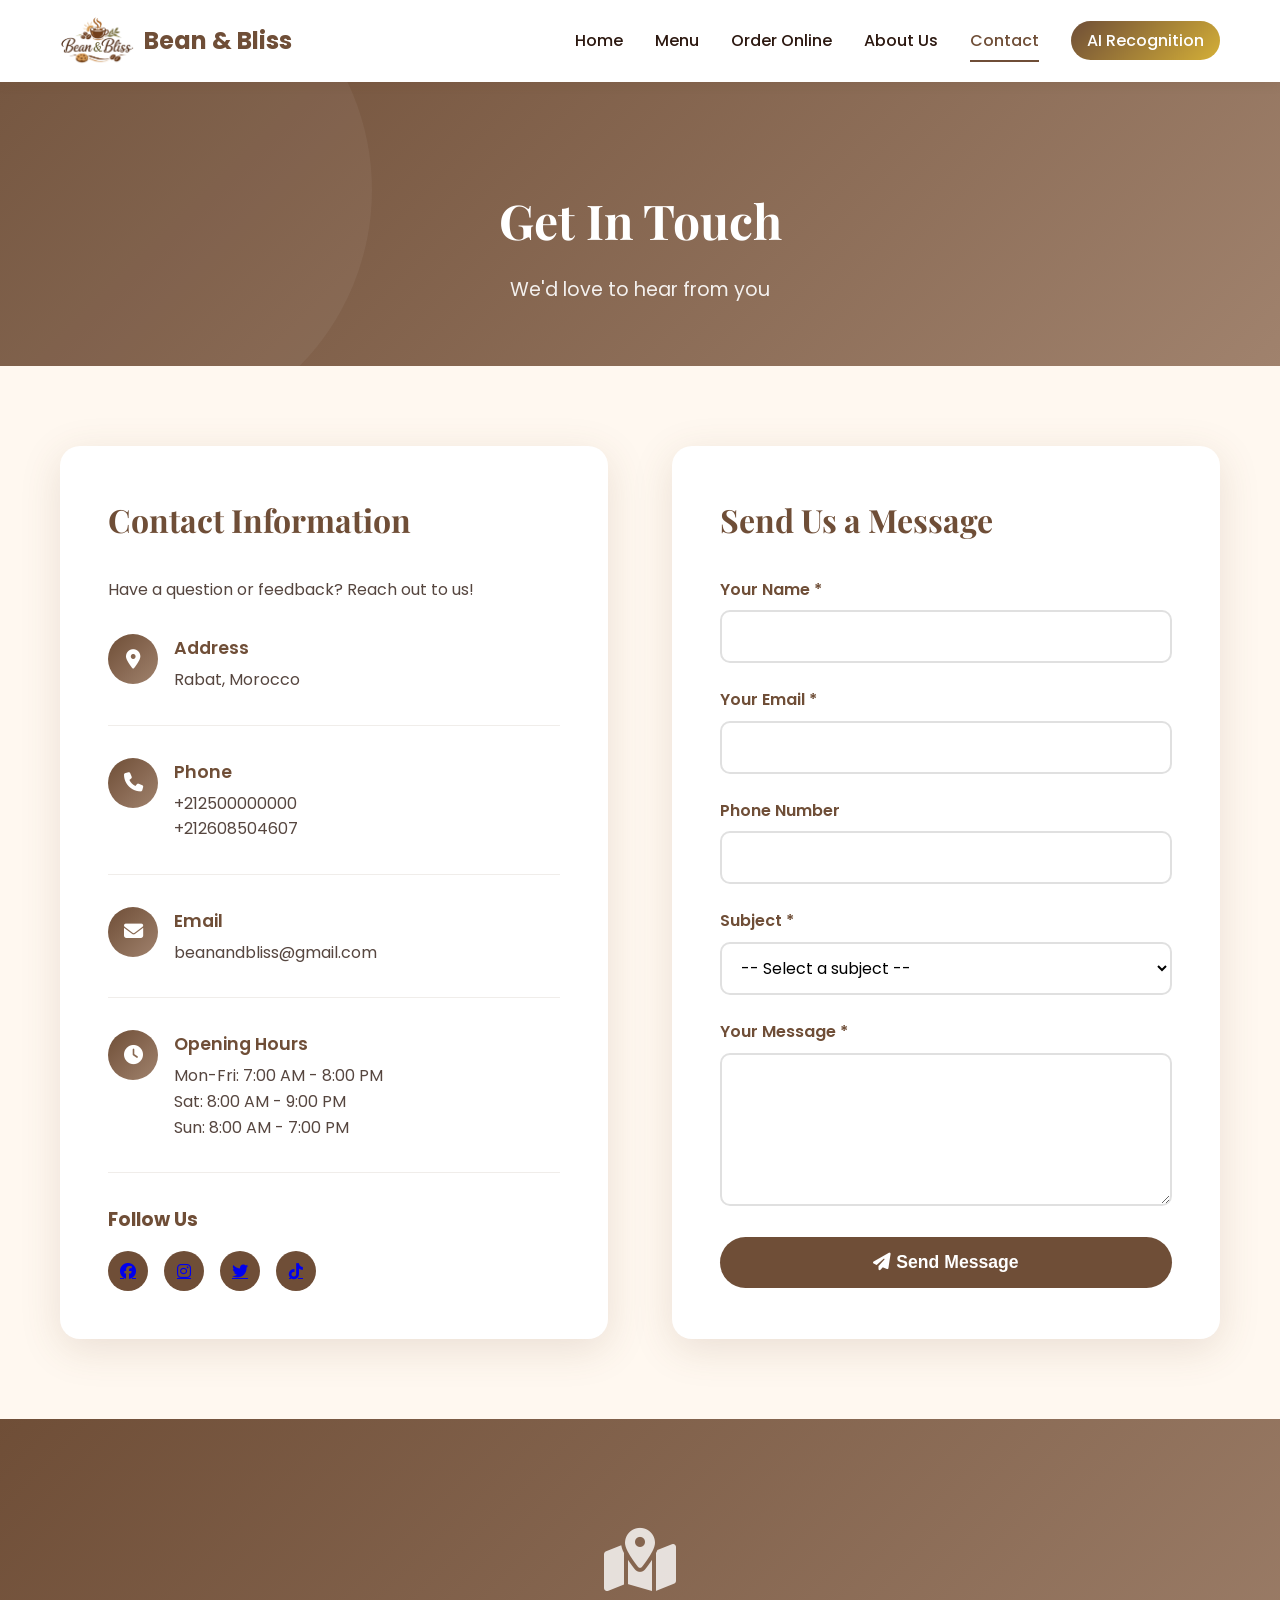
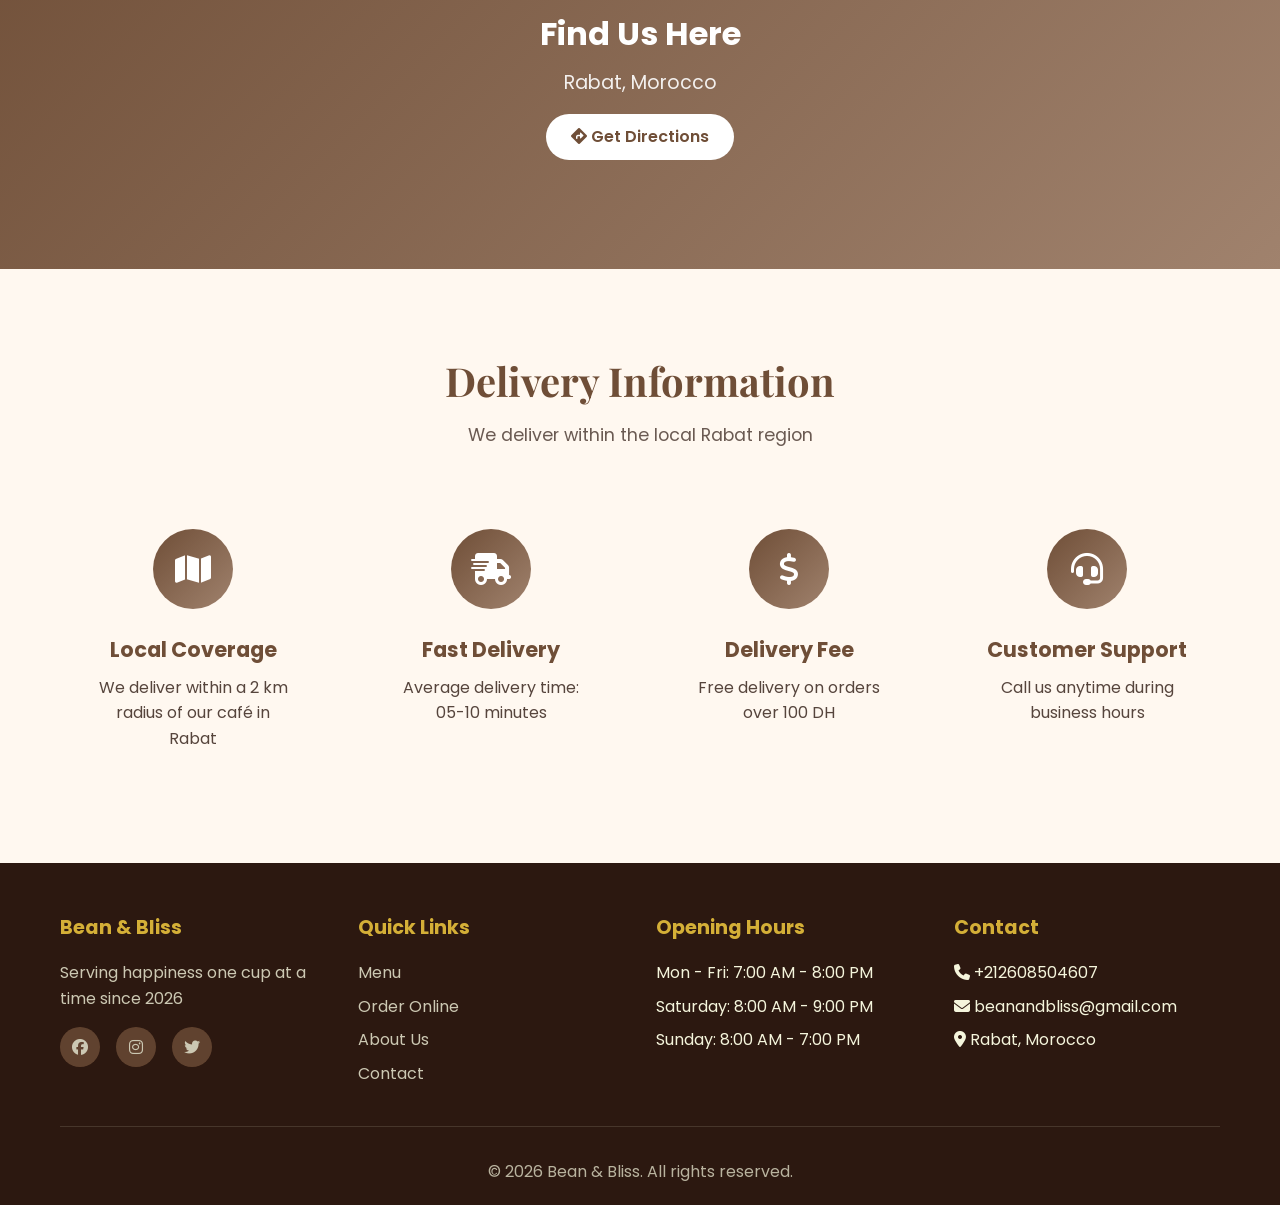
<file: Pages/contact.html>
<!DOCTYPE html>
<html lang="en">
<head>
    <meta charset="UTF-8">
    <meta name="viewport" content="width=device-width, initial-scale=1.0">
    <title>Contact Us - Bean & Bliss</title>
    <link rel="stylesheet" href="../style.css">
    <link rel="stylesheet" href="https://cdnjs.cloudflare.com/ajax/libs/font-awesome/6.4.0/css/all.min.css">
    <link href="https://fonts.googleapis.com/css2?family=Poppins:wght@300;400;500;600;700&family=Playfair+Display:wght@700&display=swap" rel="stylesheet">
</head>
<body>
    <!-- Navigation Bar -->
    <nav class="navbar">
        <div class="container">
            <div class="nav-wrapper">
                <div class="logo">
                    <img src="../logo.png" alt="Bean & Bliss Logo">
                    <span>Bean & Bliss</span>
                </div>
                <ul class="nav-menu" id="navMenu">
                    <li><a href="../index.html">Home</a></li>
                    <li><a href="menu.html">Menu</a></li>
                    <li><a href="order.html">Order Online</a></li>
                    <li><a href="about.html">About Us</a></li>
                    <li><a href="contact.html" class="active">Contact</a></li>
                    <li><a href="ai-recognition.html">AI Recognition</a></li>

                </ul>
                <div class="hamburger" id="hamburger">
                    <span></span>
                    <span></span>
                    <span></span>
                </div>
            </div>
        </div>
    </nav>

    <!-- Page Header -->
    <section class="page-header">
        <div class="container">
            <h1>Get In Touch</h1>
            <p>We'd love to hear from you</p>
        </div>
    </section>

    <!-- Contact Section -->
    <section class="contact-section">
        <div class="container">
            <div class="contact-container">
                <!-- Contact Information -->
                <div class="contact-info">
                    <h2>Contact Information</h2>
                    <p style="margin-bottom: 2rem; opacity: 0.8;">Have a question or feedback? Reach out to us!</p>

                    <div class="contact-item">
                        <div class="contact-icon">
                            <i class="fas fa-map-marker-alt"></i>
                        </div>
                        <div class="contact-details">
                            <h3>Address</h3>
                            <p>Rabat, Morocco</p>
                        </div>
                    </div>

                    <div class="contact-item">
                        <div class="contact-icon">
                            <i class="fas fa-phone"></i>
                        </div>
                        <div class="contact-details">
                            <h3>Phone</h3>
                            <p>+212500000000<br>+212608504607</p>
                        </div>
                    </div>

                    <div class="contact-item">
                        <div class="contact-icon">
                            <i class="fas fa-envelope"></i>
                        </div>
                        <div class="contact-details">
                            <h3>Email</h3>
                            <p>beanandbliss@gmail.com</p>
                        </div>
                    </div>

                    <div class="contact-item">
                        <div class="contact-icon">
                            <i class="fas fa-clock"></i>
                        </div>
                        <div class="contact-details">
                            <h3>Opening Hours</h3>
                            <p>Mon-Fri: 7:00 AM - 8:00 PM<br>
                            Sat: 8:00 AM - 9:00 PM<br>
                            Sun: 8:00 AM - 7:00 PM</p>
                        </div>
                    </div>

                    <div style="margin-top: 2rem;">
                        <h3 style="color: var(--primary-color); margin-bottom: 1rem;">Follow Us</h3>
                        <div class="social-links">
                            <a href="#"><i class="fab fa-facebook"></i></a>
                            <a href="#"><i class="fab fa-instagram"></i></a>
                            <a href="#"><i class="fab fa-twitter"></i></a>
                            <a href="#"><i class="fab fa-tiktok"></i></a>
                        </div>
                    </div>
                </div>

                <!-- Contact Form -->
                <div class="contact-form">
                    <h2>Send Us a Message</h2>
                    <form id="contactForm">
                        <div class="form-group">
                            <label for="name">Your Name *</label>
                            <input type="text" id="name" name="name" required>
                        </div>

                        <div class="form-group">
                            <label for="email">Your Email *</label>
                            <input type="email" id="email" name="email" required>
                        </div>

                        <div class="form-group">
                            <label for="phone">Phone Number</label>
                            <input type="tel" id="phone" name="phone">
                        </div>

                        <div class="form-group">
                            <label for="subject">Subject *</label>
                            <select id="subject" name="subject" required>
                                <option value="">-- Select a subject --</option>
                                <option value="general">General Inquiry</option>
                                <option value="order">Order Question</option>
                                <option value="feedback">Feedback</option>
                                <option value="catering">Catering/Events</option>
                                <option value="delivery">Delivery Inquiry</option>
                                <option value="other">Other</option>
                            </select>
                        </div>

                        <div class="form-group">
                            <label for="message">Your Message *</label>
                            <textarea id="message" name="message" rows="5" required></textarea>
                        </div>

                        <button type="submit" class="submit-btn">
                            <i class="fas fa-paper-plane"></i> Send Message
                        </button>
                    </form>
                </div>
            </div>
        </div>
    </section>

    <!-- Map Section -->
    <section style="padding: 0;">
        <div style="width: 100%; height: 450px; background: linear-gradient(135deg, var(--primary-color) 0%, var(--secondary-color) 100%); display: flex; align-items: center; justify-content: center;">
            <div style="text-align: center; color: white;">
                <i class="fas fa-map-marked-alt" style="font-size: 4rem; margin-bottom: 1rem; opacity: 0.8;"></i>
                <h3 style="font-size: 2rem; margin-bottom: 0.5rem;">Find Us Here</h3>
                <p style="font-size: 1.2rem; opacity: 0.9;">Rabat, Morocco</p>
                <a href="https://maps.google.com" target="_blank" style="display: inline-block; margin-top: 1rem; padding: 10px 25px; background-color: white; color: var(--primary-color); border-radius: 25px; text-decoration: none; font-weight: 600; transition: all 0.3s;">
                    <i class="fas fa-directions"></i> Get Directions
                </a>
            </div>
        </div>
    </section>

    <!-- Delivery Info Section -->
    <section class="features" style="background-color: var(--background);">
        <div class="container">
            <h2 class="section-title">Delivery Information</h2>
            <p class="section-subtitle">We deliver within the local Rabat region</p>
            
            <div class="features-grid" style="grid-template-columns: repeat(auto-fit, minmax(250px, 1fr)); margin-top: 3rem;">
                <div class="feature-card">
                    <div class="feature-icon">
                        <i class="fas fa-map"></i>
                    </div>
                    <h3>Local Coverage</h3>
                    <p>We deliver within a 2 km radius of our café in Rabat</p>
                </div>

                <div class="feature-card">
                    <div class="feature-icon">
                        <i class="fas fa-shipping-fast"></i>
                    </div>
                    <h3>Fast Delivery</h3>
                    <p>Average delivery time: 05-10 minutes</p>
                </div>

                <div class="feature-card">
                    <div class="feature-icon">
                        <i class="fas fa-dollar-sign"></i>
                    </div>
                    <h3>Delivery Fee</h3>
                    <p>Free delivery on orders over 100 DH</p>
                </div>

                <div class="feature-card">
                    <div class="feature-icon">
                        <i class="fas fa-headset"></i>
                    </div>
                    <h3>Customer Support</h3>
                    <p>Call us anytime during business hours</p>
                </div>
            </div>
        </div>
    </section>

    <!-- Footer -->
    <footer class="footer">
        <div class="container">
            <div class="footer-grid">
                <div class="footer-col">
                    <h4>Bean & Bliss</h4>
                    <p>Serving happiness one cup at a time since 2026</p>
                    <div class="social-links">
                        <a href="#"><i class="fab fa-facebook"></i></a>
                        <a href="#"><i class="fab fa-instagram"></i></a>
                        <a href="#"><i class="fab fa-twitter"></i></a>
                    </div>
                </div>
                <div class="footer-col">
                    <h4>Quick Links</h4>
                    <ul>
                        <li><a href="menu.html">Menu</a></li>
                        <li><a href="order.html">Order Online</a></li>
                        <li><a href="about.html">About Us</a></li>
                        <li><a href="contact.html">Contact</a></li>
                    </ul>
                </div>
                <div class="footer-col">
                    <h4>Opening Hours</h4>
                    <ul>
                        <li>Mon - Fri: 7:00 AM - 8:00 PM</li>
                        <li>Saturday: 8:00 AM - 9:00 PM</li>
                        <li>Sunday: 8:00 AM - 7:00 PM</li>
                    </ul>
                </div>
                <div class="footer-col">
                    <h4>Contact</h4>
                    <ul>
                        <li><i class="fas fa-phone"></i> +212608504607</li>
                        <li><i class="fas fa-envelope"></i> beanandbliss@gmail.com</li>
                        <li><i class="fas fa-map-marker-alt"></i> Rabat, Morocco</li>
                    </ul>
                </div>
            </div>
            <div class="footer-bottom">
                <p>&copy; 2026 Bean & Bliss. All rights reserved.</p>
            </div>
        </div>
    </footer>

    <script src="../main.js"></script>
    <script>
        // Contact form submission
        document.getElementById('contactForm').addEventListener('submit', function(e) {
            e.preventDefault();
            
            // Get form data
            const name = document.getElementById('name').value;
            const email = document.getElementById('email').value;
            const subject = document.getElementById('subject').value;
            const message = document.getElementById('message').value;
            
            // Show success message
            alert(`Thank you ${name}! Your message has been sent. We'll get back to you soon at ${email}.`);
            
            // Reset form
            this.reset();
        });
    </script>
</body>
</html>
</file>
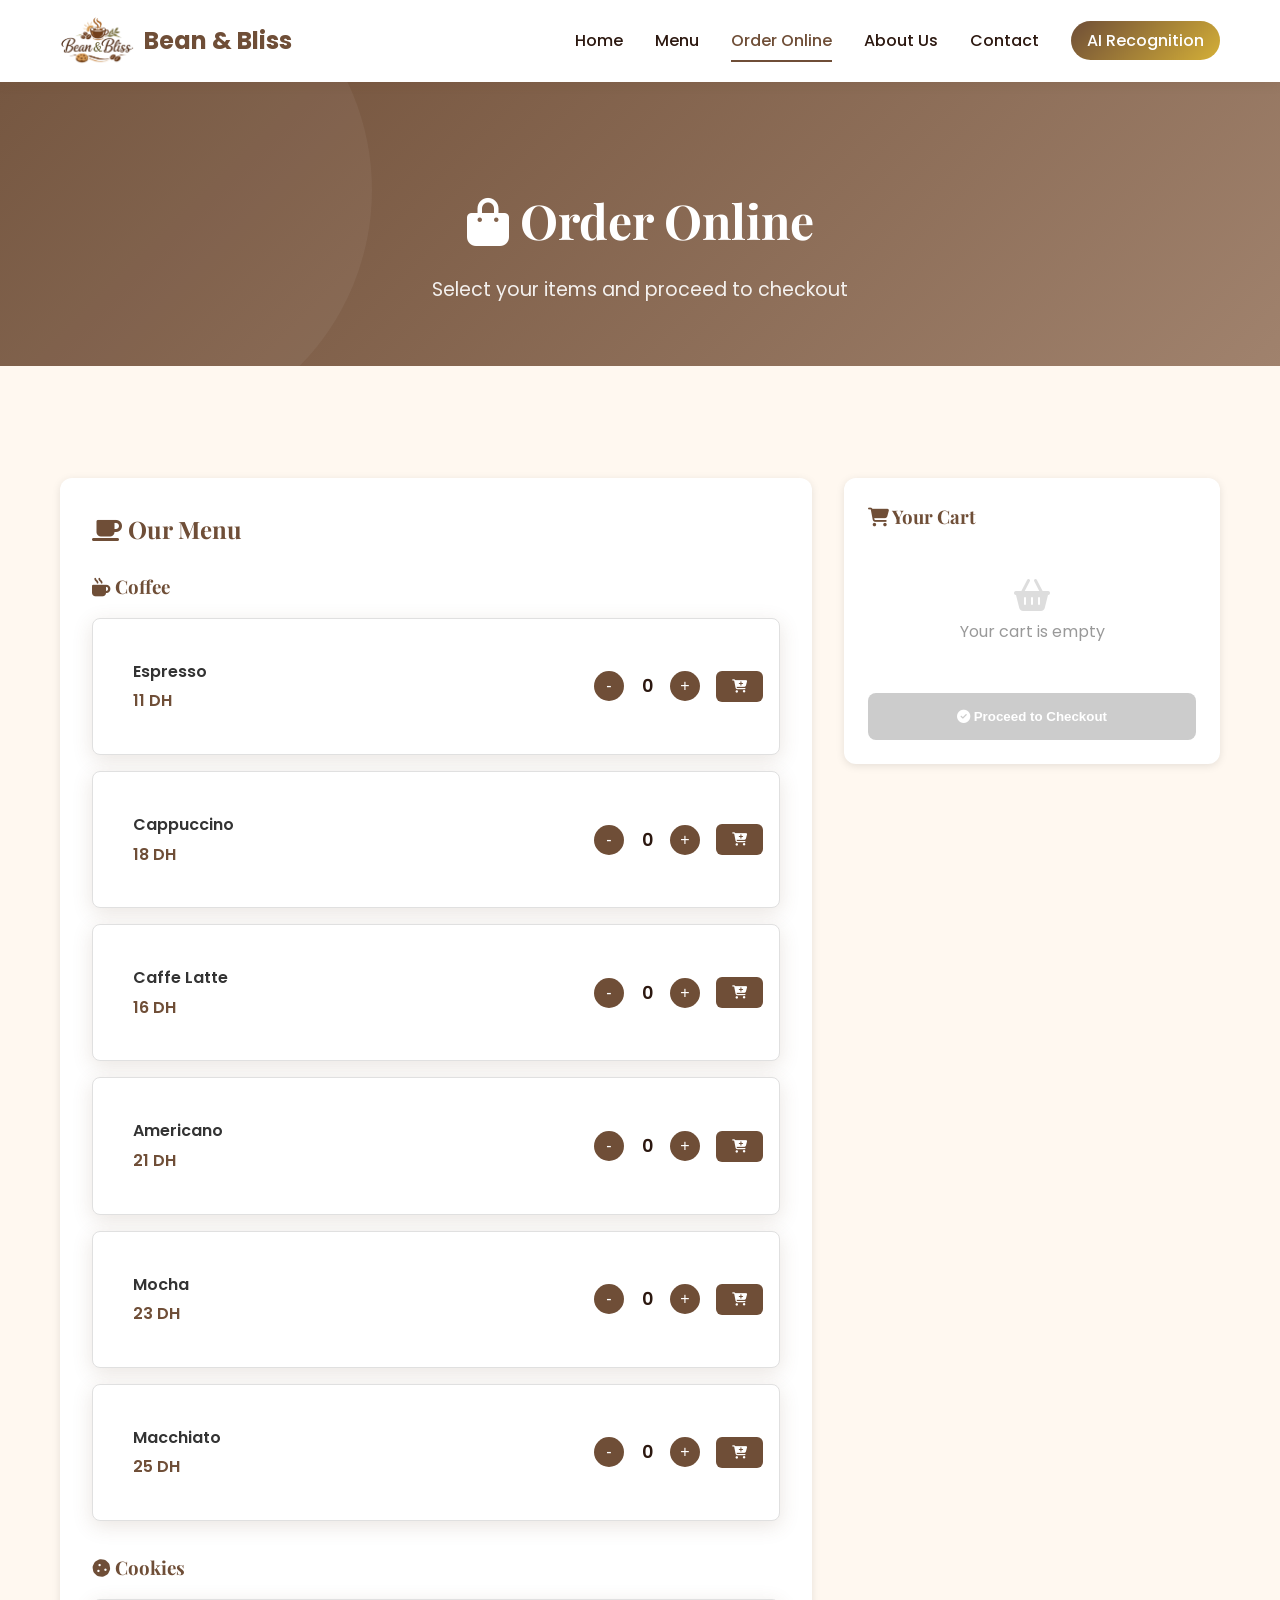
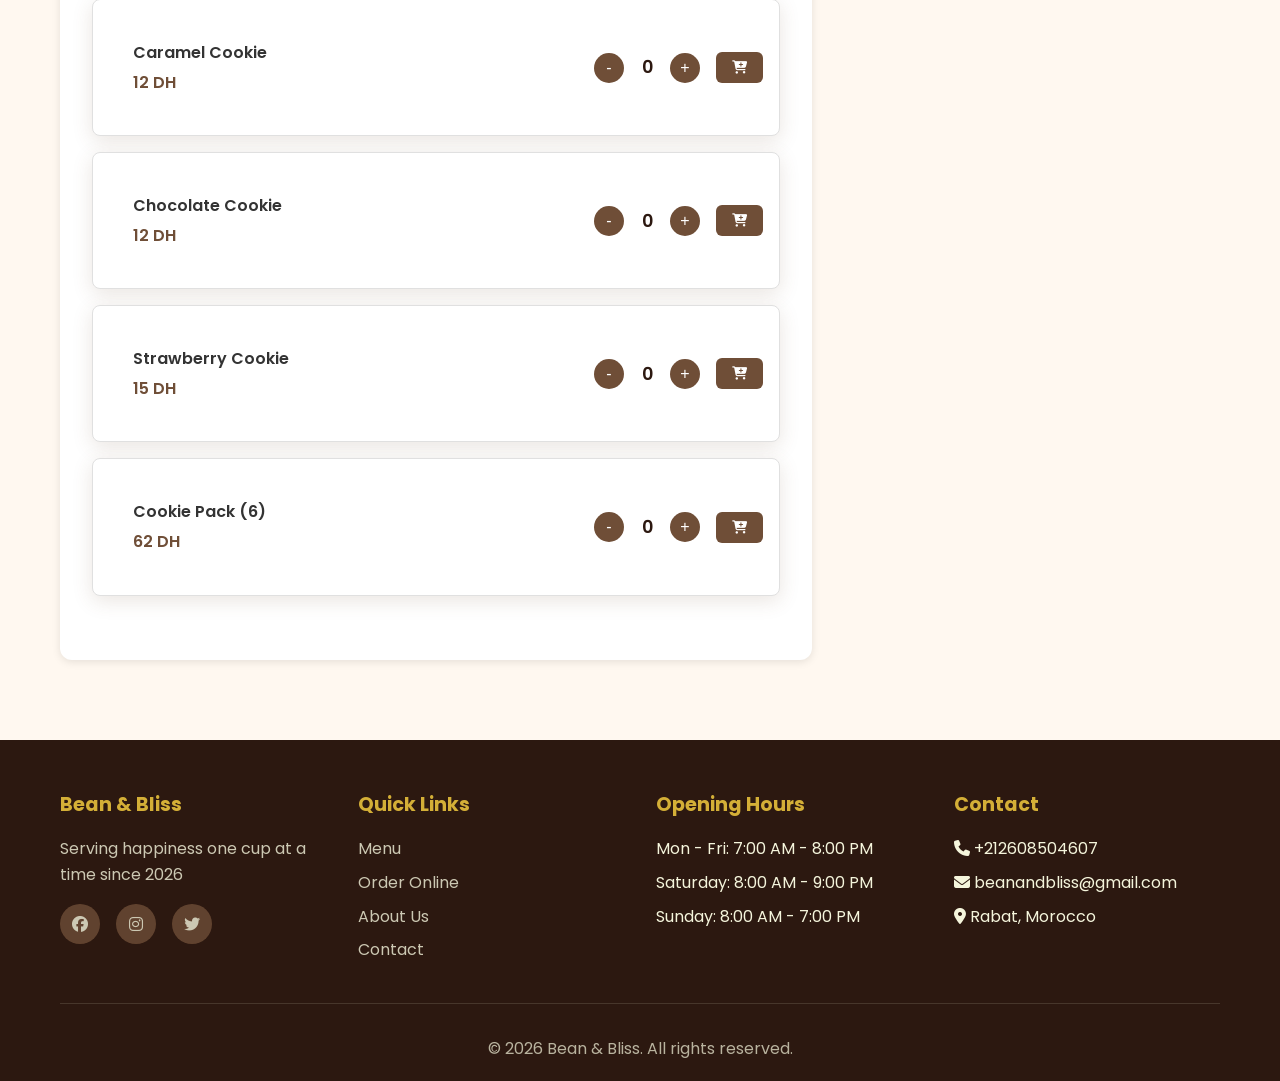
<file: Pages/order.html>
<!DOCTYPE html>
<html lang="en">
<head>
    <meta charset="UTF-8">
    <meta name="viewport" content="width=device-width, initial-scale=1.0">
    <title>Order Online - Bean & Bliss</title>
    <link rel="stylesheet" href="../style.css">
    <link rel="stylesheet" href="https://cdnjs.cloudflare.com/ajax/libs/font-awesome/6.4.0/css/all.min.css">
    <link href="https://fonts.googleapis.com/css2?family=Poppins:wght@300;400;500;600;700&family=Playfair+Display:wght@700&display=swap" rel="stylesheet">
    <style>
        .order-selection {
            display: grid;
            grid-template-columns: 2fr 1fr;
            gap: 2rem;
            margin-top: 2rem;
        }

        .menu-items-section {
            background: white;
            padding: 2rem;
            border-radius: 12px;
            box-shadow: 0 2px 8px rgba(0,0,0,0.1);
        }

        .item-category {
            margin-bottom: 2rem;
        }

        .item-category h3 {
            color: var(--primary-color);
            margin-bottom: 1rem;
            font-family: 'Playfair Display', serif;
        }

        .menu-item {
            display: flex;
            justify-content: space-between;
            align-items: center;
            padding: 1rem;
            border: 1px solid #e0e0e0;
            border-radius: 8px;
            margin-bottom: 1rem;
            transition: all 0.3s ease;
        }

        .menu-item:hover {
            box-shadow: 0 4px 12px rgba(0,0,0,0.1);
            transform: translateY(-2px);
        }

        .item-info {
            flex: 1;
        }

        .item-name {
            font-weight: 600;
            color: #333;
            margin-bottom: 0.25rem;
        }

        .item-price {
            color: var(--primary-color);
            font-weight: 600;
        }

        .item-actions {
            display: flex;
            align-items: center;
            gap: 1rem;
        }

        .quantity-control {
            display: flex;
            align-items: center;
            gap: 0.5rem;
        }

        .qty-btn {
            background: var(--primary-color);
            color: white;
            border: none;
            width: 30px;
            height: 30px;
            border-radius: 50%;
            cursor: pointer;
            font-size: 1rem;
            display: flex;
            align-items: center;
            justify-content: center;
            transition: background 0.3s ease;
        }

        .qty-btn:hover {
            background: var(--secondary-color);
        }

        .qty-display {
            min-width: 30px;
            text-align: center;
            font-weight: 600;
        }

        .add-to-cart-btn {
            background: var(--primary-color);
            color: white;
            border: none;
            padding: 0.5rem 1rem;
            border-radius: 6px;
            cursor: pointer;
            font-weight: 500;
            transition: all 0.3s ease;
        }

        .add-to-cart-btn:hover {
            background: var(--secondary-color);
        }

        .add-to-cart-btn.added {
            background: #4CAF50;
        }

        .mini-cart {
            background: white;
            padding: 1.5rem;
            border-radius: 12px;
            box-shadow: 0 2px 8px rgba(0,0,0,0.1);
            position: sticky;
            top: 100px;
            height: fit-content;
        }

        .mini-cart h3 {
            color: var(--primary-color);
            margin-bottom: 1rem;
            font-family: 'Playfair Display', serif;
        }

        .cart-item {
            display: flex;
            justify-content: space-between;
            align-items: center;
            padding: 0.75rem 0;
            border-bottom: 1px solid #f0f0f0;
        }

        .cart-item-info {
            flex: 1;
        }

        .cart-item-name {
            font-weight: 500;
            color: #333;
            margin-bottom: 0.25rem;
        }

        .cart-item-details {
            display: flex;
            align-items: center;
            gap: 1rem;
            margin-top: 0.25rem;
        }

        .cart-item-price {
            color: var(--primary-color);
            font-weight: 600;
            font-size: 0.9rem;
        }

        .cart-qty-control {
            display: flex;
            align-items: center;
            gap: 0.25rem;
        }

        .cart-qty-btn {
            background: var(--primary-color);
            color: white;
            border: none;
            width: 22px;
            height: 22px;
            border-radius: 4px;
            cursor: pointer;
            font-size: 0.8rem;
        }

        .cart-qty-btn:hover {
            background: var(--secondary-color);
        }

        .cart-qty-display {
            min-width: 25px;
            text-align: center;
            font-size: 0.85rem;
            font-weight: 600;
        }

        .remove-item {
            background: #ff4444;
            color: white;
            border: none;
            width: 24px;
            height: 24px;
            border-radius: 50%;
            cursor: pointer;
            font-size: 0.8rem;
            margin-left: 0.5rem;
        }

        .cart-summary {
            margin-top: 1rem;
            padding-top: 1rem;
            border-top: 2px solid var(--primary-color);
        }

        .summary-row {
            display: flex;
            justify-content: space-between;
            margin-bottom: 0.5rem;
        }

        .total-row {
            font-weight: 700;
            font-size: 1.2rem;
            color: var(--primary-color);
        }

        .checkout-btn {
            width: 100%;
            background: var(--primary-color);
            color: white;
            border: none;
            padding: 1rem;
            border-radius: 8px;
            font-weight: 600;
            cursor: pointer;
            margin-top: 1rem;
            transition: all 0.3s ease;
        }

        .checkout-btn:hover {
            background: var(--secondary-color);
            transform: translateY(-2px);
        }

        .checkout-btn:disabled {
            background: #ccc;
            cursor: not-allowed;
            transform: none;
        }

        .empty-cart-msg {
            text-align: center;
            color: #999;
            padding: 2rem 0;
        }

        /* Checkout Modal */
        .modal {
            display: none;
            position: fixed;
            z-index: 10000;
            left: 0;
            top: 0;
            width: 100%;
            height: 100%;
            background-color: rgba(0,0,0,0.5);
            animation: fadeIn 0.3s ease;
        }

        .modal.show {
            display: flex;
            align-items: center;
            justify-content: center;
        }

        .modal-content {
            background-color: white;
            padding: 2rem;
            border-radius: 15px;
            width: 90%;
            max-width: 600px;
            max-height: 90vh;
            overflow-y: auto;
            animation: slideUp 0.3s ease;
        }

        .modal-header {
            display: flex;
            justify-content: space-between;
            align-items: center;
            margin-bottom: 1.5rem;
        }

        .modal-header h2 {
            color: var(--primary-color);
            font-family: 'Playfair Display', serif;
        }

        .close-modal {
            background: none;
            border: none;
            font-size: 1.5rem;
            cursor: pointer;
            color: #666;
        }

        .checkout-section {
            margin-bottom: 1.5rem;
        }

        .checkout-section h3 {
            color: var(--primary-color);
            margin-bottom: 1rem;
            font-size: 1.1rem;
        }

        .order-summary-item {
            display: flex;
            justify-content: space-between;
            padding: 0.5rem 0;
            border-bottom: 1px solid #f0f0f0;
        }

        @keyframes fadeIn {
            from { opacity: 0; }
            to { opacity: 1; }
        }

        @keyframes slideUp {
            from { transform: translateY(50px); opacity: 0; }
            to { transform: translateY(0); opacity: 1; }
        }

        @media (max-width: 968px) {
            .order-selection {
                grid-template-columns: 1fr;
            }

            .mini-cart {
                position: relative;
                top: 0;
            }
        }
    </style>
</head>
<body>
    <!-- Navigation Bar -->
    <nav class="navbar">
        <div class="container">
            <div class="nav-wrapper">
                <div class="logo">
                    <img src="../logo.png" alt="Bean & Bliss Logo">
                    <span>Bean & Bliss</span>
                </div>
                <ul class="nav-menu" id="navMenu">
                    <li><a href="../index.html">Home</a></li>
                    <li><a href="menu.html">Menu</a></li>
                    <li><a href="order.html" class="active">Order Online</a></li>
                    <li><a href="about.html">About Us</a></li>
                    <li><a href="contact.html">Contact</a></li>
                    <li><a href="ai-recognition.html">AI Recognition</a></li>
                </ul>
                <div class="hamburger" id="hamburger">
                    <span></span>
                    <span></span>
                    <span></span>
                </div>
            </div>
        </div>
    </nav>

    <!-- Page Header -->
    <section class="page-header">
        <div class="container">
            <h1><i class="fas fa-shopping-bag"></i> Order Online</h1>
            <p>Select your items and proceed to checkout</p>
        </div>
    </section>

    <!-- Order Section -->
    <section class="order-section">
        <div class="container">
            <div class="order-selection">
                <!-- Menu Items -->
                <div class="menu-items-section">
                    <h2 style="font-family: 'Playfair Display', serif; color: var(--primary-color); margin-bottom: 1.5rem;">
                        <i class="fas fa-coffee"></i> Our Menu
                    </h2>

                    <!-- Coffee Category -->
                    <div class="item-category">
                        <h3><i class="fas fa-mug-hot"></i> Coffee</h3>
                        <div class="menu-item">
                            <div class="item-info">
                                <div class="item-name">Espresso</div>
                                <div class="item-price">11 DH</div>
                            </div>
                            <div class="item-actions">
                                <div class="quantity-control">
                                    <button class="qty-btn" onclick="changeQty('espresso', -1)">-</button>
                                    <span class="qty-display" id="qty-espresso">0</span>
                                    <button class="qty-btn" onclick="changeQty('espresso', 1)">+</button>
                                </div>
                                <button class="add-to-cart-btn" onclick="addToCart('espresso', 'Espresso', 35)">
                                    <i class="fas fa-cart-plus"></i>
                                </button>
                            </div>
                        </div>

                        <div class="menu-item">
                            <div class="item-info">
                                <div class="item-name">Cappuccino</div>
                                <div class="item-price">18 DH</div>
                            </div>
                            <div class="item-actions">
                                <div class="quantity-control">
                                    <button class="qty-btn" onclick="changeQty('cappuccino', -1)">-</button>
                                    <span class="qty-display" id="qty-cappuccino">0</span>
                                    <button class="qty-btn" onclick="changeQty('cappuccino', 1)">+</button>
                                </div>
                                <button class="add-to-cart-btn" onclick="addToCart('cappuccino', 'Cappuccino', 45)">
                                    <i class="fas fa-cart-plus"></i>
                                </button>
                            </div>
                        </div>

                        <div class="menu-item">
                            <div class="item-info">
                                <div class="item-name">Caffe Latte</div>
                                <div class="item-price">16 DH</div>
                            </div>
                            <div class="item-actions">
                                <div class="quantity-control">
                                    <button class="qty-btn" onclick="changeQty('latte', -1)">-</button>
                                    <span class="qty-display" id="qty-latte">0</span>
                                    <button class="qty-btn" onclick="changeQty('latte', 1)">+</button>
                                </div>
                                <button class="add-to-cart-btn" onclick="addToCart('latte', 'Caffe Latte', 47)">
                                    <i class="fas fa-cart-plus"></i>
                                </button>
                            </div>
                        </div>

                        <div class="menu-item">
                            <div class="item-info">
                                <div class="item-name">Americano</div>
                                <div class="item-price">21 DH</div>
                            </div>
                            <div class="item-actions">
                                <div class="quantity-control">
                                    <button class="qty-btn" onclick="changeQty('americano', -1)">-</button>
                                    <span class="qty-display" id="qty-americano">0</span>
                                    <button class="qty-btn" onclick="changeQty('americano', 1)">+</button>
                                </div>
                                <button class="add-to-cart-btn" onclick="addToCart('americano', 'Americano', 37)">
                                    <i class="fas fa-cart-plus"></i>
                                </button>
                            </div>
                        </div>

                        <div class="menu-item">
                            <div class="item-info">
                                <div class="item-name">Mocha</div>
                                <div class="item-price">23 DH</div>
                            </div>
                            <div class="item-actions">
                                <div class="quantity-control">
                                    <button class="qty-btn" onclick="changeQty('mocha', -1)">-</button>
                                    <span class="qty-display" id="qty-mocha">0</span>
                                    <button class="qty-btn" onclick="changeQty('mocha', 1)">+</button>
                                </div>
                                <button class="add-to-cart-btn" onclick="addToCart('mocha', 'Mocha', 52)">
                                    <i class="fas fa-cart-plus"></i>
                                </button>
                            </div>
                        </div>

                        <div class="menu-item">
                            <div class="item-info">
                                <div class="item-name">Macchiato</div>
                                <div class="item-price">25 DH</div>
                            </div>
                            <div class="item-actions">
                                <div class="quantity-control">
                                    <button class="qty-btn" onclick="changeQty('macchiato', -1)">-</button>
                                    <span class="qty-display" id="qty-macchiato">0</span>
                                    <button class="qty-btn" onclick="changeQty('macchiato', 1)">+</button>
                                </div>
                                <button class="add-to-cart-btn" onclick="addToCart('macchiato', 'Macchiato', 40)">
                                    <i class="fas fa-cart-plus"></i>
                                </button>
                            </div>
                        </div>
                    </div>

                    <!-- Cookies Category -->
                    <div class="item-category">
                        <h3><i class="fas fa-cookie"></i> Cookies</h3>
                        <div class="menu-item">
                            <div class="item-info">
                                <div class="item-name">Caramel Cookie</div>
                                <div class="item-price">12 DH</div>
                            </div>
                            <div class="item-actions">
                                <div class="quantity-control">
                                    <button class="qty-btn" onclick="changeQty('caramel', -1)">-</button>
                                    <span class="qty-display" id="qty-caramel">0</span>
                                    <button class="qty-btn" onclick="changeQty('caramel', 1)">+</button>
                                </div>
                                <button class="add-to-cart-btn" onclick="addToCart('caramel', 'Caramel Cookie', 29)">
                                    <i class="fas fa-cart-plus"></i>
                                </button>
                            </div>
                        </div>

                        <div class="menu-item">
                            <div class="item-info">
                                <div class="item-name">Chocolate Cookie</div>
                                <div class="item-price">12 DH</div>
                            </div>
                            <div class="item-actions">
                                <div class="quantity-control">
                                    <button class="qty-btn" onclick="changeQty('chocolate', -1)">-</button>
                                    <span class="qty-display" id="qty-chocolate">0</span>
                                    <button class="qty-btn" onclick="changeQty('chocolate', 1)">+</button>
                                </div>
                                <button class="add-to-cart-btn" onclick="addToCart('chocolate', 'Chocolate Cookie', 29)">
                                    <i class="fas fa-cart-plus"></i>
                                </button>
                            </div>
                        </div>

                        <div class="menu-item">
                            <div class="item-info">
                                <div class="item-name">Strawberry Cookie</div>
                                <div class="item-price">15 DH</div>
                            </div>
                            <div class="item-actions">
                                <div class="quantity-control">
                                    <button class="qty-btn" onclick="changeQty('strawberry', -1)">-</button>
                                    <span class="qty-display" id="qty-strawberry">0</span>
                                    <button class="qty-btn" onclick="changeQty('strawberry', 1)">+</button>
                                </div>
                                <button class="add-to-cart-btn" onclick="addToCart('strawberry', 'Strawberry Cookie', 29)">
                                    <i class="fas fa-cart-plus"></i>
                                </button>
                            </div>
                        </div>

                        <div class="menu-item">
                            <div class="item-info">
                                <div class="item-name">Cookie Pack (6)</div>
                                <div class="item-price">62 DH</div>
                            </div>
                            <div class="item-actions">
                                <div class="quantity-control">
                                    <button class="qty-btn" onclick="changeQty('pack', -1)">-</button>
                                    <span class="qty-display" id="qty-pack">0</span>
                                    <button class="qty-btn" onclick="changeQty('pack', 1)">+</button>
                                </div>
                                <button class="add-to-cart-btn" onclick="addToCart('pack', 'Cookie Pack (6)', 159)">
                                    <i class="fas fa-cart-plus"></i>
                                </button>
                            </div>
                        </div>
                    </div>
                </div>

                <!-- Mini Cart -->
                <div class="mini-cart">
                    <h3><i class="fas fa-shopping-cart"></i> Your Cart</h3>
                    <div id="cartItems">
                        <div class="empty-cart-msg">
                            <i class="fas fa-shopping-basket" style="font-size: 2rem; color: #ddd; margin-bottom: 0.5rem;"></i>
                            <p>Your cart is empty</p>
                        </div>
                    </div>
                    <div class="cart-summary" id="cartSummary" style="display: none;">
                        <div class="summary-row total-row">
                            <span>Total:</span>
                            <span id="total">0 DH</span>
                        </div>
                    </div>
                    <button class="checkout-btn" id="checkoutBtn" onclick="openCheckoutModal()" disabled>
                        <i class="fas fa-check-circle"></i> Proceed to Checkout
                    </button>
                </div>
            </div>
        </div>
    </section>

    <!-- Checkout Modal -->
    <div id="checkoutModal" class="modal">
        <div class="modal-content">
            <div class="modal-header">
                <h2><i class="fas fa-clipboard-check"></i> Checkout</h2>
                <button class="close-modal" onclick="closeCheckoutModal()">&times;</button>
            </div>

            <!-- Order Summary -->
            <div class="checkout-section">
                <h3><i class="fas fa-receipt"></i> Order Summary</h3>
                <div id="checkoutOrderSummary"></div>
                <div class="summary-row total-row" style="margin-top: 1rem; padding-top: 1rem; border-top: 2px solid var(--primary-color);">
                    <span>Total:</span>
                    <span id="checkoutTotal">0 DH</span>
                </div>
            </div>

            <!-- Customer Information Form -->
            <div class="checkout-section">
                <h3><i class="fas fa-user"></i> Your Information</h3>
                <form id="checkoutForm">
                    <div class="form-group">
                        <label for="customerName">Full Name *</label>
                        <input type="text" id="customerName" name="customerName" required 
                               pattern="[A-Za-zÀ-ÿ\s]+" 
                               title="Please enter only letters"
                               onkeypress="return /[A-Za-zÀ-ÿ\s]/i.test(event.key)">
                    </div>

                    <div class="form-group">
                        <label for="customerPhone">Phone Number *</label>
                        <input type="tel" id="customerPhone" name="customerPhone" required 
                               placeholder="+212..." 
                               pattern="[0-9+\-\s()]+"
                               title="Please enter only numbers"
                               onkeypress="return /[0-9+\-\s()]/.test(event.key)">
                    </div>

                    <div class="form-group">
                        <label for="customerEmail">Email</label>
                        <input type="email" id="customerEmail" name="customerEmail" placeholder="Optional">
                    </div>

                    <div class="form-group">
                        <label>Order Type *</label>
                        <div class="checkbox-group">
                            <label>
                                <input type="radio" name="orderType" value="pickup" checked onclick="toggleAddress()">
                                Pickup
                            </label>
                            <label>
                                <input type="radio" name="orderType" value="delivery" onclick="toggleAddress()">
                                Delivery
                            </label>
                        </div>
                    </div>

                    <div class="form-group" id="deliveryAddressGroup" style="display: none;">
                        <label for="deliveryAddress">Delivery Address *</label>
                        <textarea id="deliveryAddress" name="deliveryAddress" rows="3" placeholder="Street, Building, Floor..."></textarea>
                        <small style="color: #666;">We deliver within Rabat area only</small>
                    </div>

                    <div class="form-group">
                        <label for="specialNotes">Special Instructions</label>
                        <textarea id="specialNotes" name="specialNotes" rows="2" placeholder="Any special requests..."></textarea>
                    </div>

                    <button type="submit" class="submit-btn">
                        <i class="fas fa-check-double"></i> Confirm Order
                    </button>
                </form>
            </div>
        </div>
    </div>

    <!-- Footer -->
    <footer class="footer">
        <div class="container">
            <div class="footer-grid">
                <div class="footer-col">
                    <h4>Bean & Bliss</h4>
                    <p>Serving happiness one cup at a time since 2026</p>
                    <div class="social-links">
                        <a href="#"><i class="fab fa-facebook"></i></a>
                        <a href="#"><i class="fab fa-instagram"></i></a>
                        <a href="#"><i class="fab fa-twitter"></i></a>
                    </div>
                </div>
                <div class="footer-col">
                    <h4>Quick Links</h4>
                    <ul>
                        <li><a href="menu.html">Menu</a></li>
                        <li><a href="order.html">Order Online</a></li>
                        <li><a href="about.html">About Us</a></li>
                        <li><a href="contact.html">Contact</a></li>
                    </ul>
                </div>
                <div class="footer-col">
                    <h4>Opening Hours</h4>
                    <ul>
                        <li>Mon - Fri: 7:00 AM - 8:00 PM</li>
                        <li>Saturday: 8:00 AM - 9:00 PM</li>
                        <li>Sunday: 8:00 AM - 7:00 PM</li>
                    </ul>
                </div>
                <div class="footer-col">
                    <h4>Contact</h4>
                    <ul>
                        <li><i class="fas fa-phone"></i> +212608504607</li>
                        <li><i class="fas fa-envelope"></i> beanandbliss@gmail.com</li>
                        <li><i class="fas fa-map-marker-alt"></i> Rabat, Morocco</li>
                    </ul>
                </div>
            </div>
            <div class="footer-bottom">
                <p>&copy; 2026 Bean & Bliss. All rights reserved.</p>
            </div>
        </div>
    </footer>

    <script src="../main.js"></script>
    <script>
        let cart = [];
        let quantities = {};

        function changeQty(itemId, change) {
            if (!quantities[itemId]) quantities[itemId] = 0;
            quantities[itemId] = Math.max(0, quantities[itemId] + change);
            document.getElementById('qty-' + itemId).textContent = quantities[itemId];
        }

        function addToCart(itemId, itemName, itemPrice) {
            const qty = quantities[itemId] || 0;
            if (qty === 0) {
                alert('Please select a quantity first!');
                return;
            }

            const existingItem = cart.find(item => item.id === itemId);
            if (existingItem) {
                existingItem.quantity += qty;
            } else {
                cart.push({
                    id: itemId,
                    name: itemName,
                    price: itemPrice,
                    quantity: qty
                });
            }

            quantities[itemId] = 0;
            document.getElementById('qty-' + itemId).textContent = '0';
            updateCart();
            
            const btn = event.target.closest('.add-to-cart-btn');
            btn.classList.add('added');
            btn.innerHTML = '<i class="fas fa-check"></i> Added';
            setTimeout(() => {
                btn.classList.remove('added');
                btn.innerHTML = '<i class="fas fa-cart-plus"></i>';
            }, 1500);
        }

        function updateCartQty(itemId, change) {
            const item = cart.find(i => i.id === itemId);
            if (item) {
                item.quantity += change;
                if (item.quantity <= 0) {
                    removeFromCart(itemId);
                } else {
                    updateCart();
                }
            }
        }

        function removeFromCart(itemId) {
            cart = cart.filter(item => item.id !== itemId);
            updateCart();
        }

        function updateCart() {
            const cartItemsDiv = document.getElementById('cartItems');
            const cartSummary = document.getElementById('cartSummary');
            const checkoutBtn = document.getElementById('checkoutBtn');

            if (cart.length === 0) {
                cartItemsDiv.innerHTML = `
                    <div class="empty-cart-msg">
                        <i class="fas fa-shopping-basket" style="font-size: 2rem; color: #ddd; margin-bottom: 0.5rem;"></i>
                        <p>Your cart is empty</p>
                    </div>
                `;
                cartSummary.style.display = 'none';
                checkoutBtn.disabled = true;
                return;
            }

            let html = '';
            let total = 0;

            cart.forEach(item => {
                const itemTotal = item.price * item.quantity;
                total += itemTotal;
                html += `
                    <div class="cart-item">
                        <div class="cart-item-info">
                            <div class="cart-item-name">${item.name}</div>
                            <div class="cart-item-details">
                                <div class="cart-qty-control">
                                    <button class="cart-qty-btn" onclick="updateCartQty('${item.id}', -1)">-</button>
                                    <span class="cart-qty-display">${item.quantity}</span>
                                    <button class="cart-qty-btn" onclick="updateCartQty('${item.id}', 1)">+</button>
                                </div>
                                <span class="cart-item-price">${itemTotal} DH</span>
                            </div>
                        </div>
                        <button class="remove-item" onclick="removeFromCart('${item.id}')">
                            <i class="fas fa-times"></i>
                        </button>
                    </div>
                `;
            });

            cartItemsDiv.innerHTML = html;
            document.getElementById('total').textContent = total + ' DH';
            cartSummary.style.display = 'block';
            checkoutBtn.disabled = false;

            localStorage.setItem('cart', JSON.stringify(cart));
        }

        function openCheckoutModal() {
            if (cart.length === 0) return;
            
            // Update checkout summary
            let summaryHtml = '';
            let total = 0;
            
            cart.forEach(item => {
                const itemTotal = item.price * item.quantity;
                total += itemTotal;
                summaryHtml += `
                    <div class="order-summary-item">
                        <span>${item.name} x${item.quantity}</span>
                        <span>${itemTotal} DH</span>
                    </div>
                `;
            });
            
            document.getElementById('checkoutOrderSummary').innerHTML = summaryHtml;
            document.getElementById('checkoutTotal').textContent = total + ' DH';
            document.getElementById('checkoutModal').classList.add('show');
        }

        function closeCheckoutModal() {
            document.getElementById('checkoutModal').classList.remove('show');
        }

        function toggleAddress() {
            const addressGroup = document.getElementById('deliveryAddressGroup');
            const deliveryRadio = document.querySelector('input[name="orderType"][value="delivery"]');
            const addressField = document.getElementById('deliveryAddress');
            
            if (deliveryRadio.checked) {
                addressGroup.style.display = 'block';
                addressField.required = true;
            } else {
                addressGroup.style.display = 'none';
                addressField.required = false;
            }
        }

        // Handle checkout form submission
        document.getElementById('checkoutForm').addEventListener('submit', function(e) {
            e.preventDefault();
            
            const formData = new FormData(this);
            const orderType = formData.get('orderType');
            const customerName = formData.get('customerName');
            const customerPhone = formData.get('customerPhone');
            
            // Create order summary
            let orderDetails = `
🎉 ORDER CONFIRMED! 🎉

Customer: ${customerName}
Phone: ${customerPhone}
Type: ${orderType === 'pickup' ? 'Pickup' : 'Delivery'}
${orderType === 'delivery' ? 'Address: ' + formData.get('deliveryAddress') : ''}

Items:
`;
            
            let total = 0;
            cart.forEach(item => {
                const itemTotal = item.price * item.quantity;
                total += itemTotal;
                orderDetails += `- ${item.name} x${item.quantity} = ${itemTotal} DH\n`;
            });
            
            orderDetails += `\nTotal: ${total} DH`;
            
            alert(orderDetails + '\n\nThank you for your order! We will contact you shortly.');
            
            // Clear cart and close modal
            cart = [];
            localStorage.removeItem('cart');
            updateCart();
            closeCheckoutModal();
            this.reset();
        });

        // Load cart on page load
        window.addEventListener('DOMContentLoaded', function() {
            const savedCart = localStorage.getItem('cart');
            if (savedCart) {
                cart = JSON.parse(savedCart);
                updateCart();
            }
        });

        // Close modal when clicking outside
        document.getElementById('checkoutModal').addEventListener('click', function(e) {
            if (e.target === this) {
                closeCheckoutModal();
            }
        });
    </script>
</body>
</html>
</file>
<file: style.css>
:root {
    --primary-color: #6F4E37;
    --secondary-color: #A0826D;
    --accent-color: #D4AF37;
    --text-dark: #2C1810;
    --text-light: #F5F5DC;
    --background: #FFF8F0;
    --white: #FFFFFF;
    --shadow: rgba(111, 78, 55, 0.15);
}

* {
    margin: 0;
    padding: 0;
    box-sizing: border-box;
}

body {
    font-family: 'Poppins', sans-serif;
    color: var(--text-dark);
    background-color: var(--background);
    line-height: 1.6;
    overflow-x: hidden;
}

html {
    scroll-behavior: smooth;
}

.container {
    max-width: 1200px;
    margin: 0 auto;
    padding: 0 20px;
}

/* ===== NAVIGATION BAR ===== */
.navbar {
    background-color: var(--white);
    box-shadow: 0 2px 10px var(--shadow);
    position: sticky;
    top: 0;
    z-index: 1000;
    padding: 1rem 0;
    transition: box-shadow 0.3s ease;
}

.nav-wrapper {
    display: flex;
    justify-content: space-between;
    align-items: center;
}

.logo {
    display: flex;
    align-items: center;
    gap: 10px;
    font-size: 1.5rem;
    font-weight: 700;
    color: var(--primary-color);
    text-decoration: none;
}

.logo img {
    height: 50px;
    width: auto;
    object-fit: contain;
}

.nav-menu {
    display: flex;
    list-style: none;
    gap: 2rem;
    align-items: center;
}

.nav-menu li {
    position: relative;
}

.nav-menu a {
    text-decoration: none;
    color: var(--text-dark);
    font-weight: 500;
    transition: color 0.3s;
    position: relative;
    padding: 5px 0;
}

.nav-menu a::after {
    content: '';
    position: absolute;
    bottom: -5px;
    left: 0;
    width: 0;
    height: 2px;
    background-color: var(--primary-color);
    transition: width 0.3s ease;
}

.nav-menu a:hover::after,
.nav-menu a.active::after {
    width: 100%;
}

.nav-menu a:hover,
.nav-menu a.active {
    color: var(--primary-color);
}

.hamburger {
    display: none;
    flex-direction: column;
    cursor: pointer;
    gap: 5px;
    z-index: 1001;
}

.hamburger span {
    width: 25px;
    height: 3px;
    background-color: var(--primary-color);
    transition: all 0.3s ease;
    border-radius: 2px;
}

.hamburger.active span:nth-child(1) {
    transform: rotate(45deg) translate(8px, 8px);
}

.hamburger.active span:nth-child(2) {
    opacity: 0;
}

.hamburger.active span:nth-child(3) {
    transform: rotate(-45deg) translate(7px, -7px);
}

/* ===== HERO SECTION ===== */
.hero {
    position: relative;
    height: 90vh;
    min-height: 600px;
    display: flex;
    align-items: center;
    justify-content: center;
    background: linear-gradient(135deg, var(--primary-color) 0%, var(--secondary-color) 100%);
    overflow: hidden;
}

.hero::before {
    content: '';
    position: absolute;
    top: 0;
    left: 0;
    right: 0;
    bottom: 0;
    background-image: url('https://images.unsplash.com/photo-1447933601403-0c6688de566e?w=1920');
    background-size: cover;
    background-position: center;
    opacity: 0.2;
    z-index: 0;
}

.hero-overlay {
    position: absolute;
    top: 0;
    left: 0;
    right: 0;
    bottom: 0;
    background: linear-gradient(135deg, rgba(111, 78, 55, 0.8) 0%, rgba(160, 130, 109, 0.8) 100%);
    z-index: 1;
}

.hero-content {
    position: relative;
    z-index: 2;
    text-align: center;
    color: var(--white);
    animation: fadeInUp 1s ease;
    max-width: 800px;
    padding: 0 20px;
}

.hero-title {
    font-family: 'Playfair Display', serif;
    font-size: 4rem;
    font-weight: 700;
    margin-bottom: 1rem;
    text-shadow: 2px 2px 4px rgba(0, 0, 0, 0.3);
    line-height: 1.2;
}

.hero-subtitle {
    font-size: 1.3rem;
    margin-bottom: 2rem;
    opacity: 0.95;
    line-height: 1.6;
}

.hero-buttons {
    display: flex;
    gap: 1rem;
    justify-content: center;
    flex-wrap: wrap;
}

/* ===== BUTTONS ===== */
.btn {
    padding: 12px 30px;
    border-radius: 30px;
    text-decoration: none;
    font-weight: 600;
    transition: all 0.3s ease;
    display: inline-block;
    cursor: pointer;
    border: none;
    font-size: 1rem;
}

.btn-primary {
    background-color: var(--accent-color);
    color: var(--text-dark);
}

.btn-primary:hover {
    background-color: #C19B2E;
    transform: translateY(-2px);
    box-shadow: 0 5px 15px rgba(212, 175, 55, 0.4);
}

.btn-secondary {
    background-color: transparent;
    color: var(--white);
    border: 2px solid var(--white);
}

.btn-secondary:hover {
    background-color: var(--white);
    color: var(--primary-color);
    transform: translateY(-2px);
}

.btn-light {
    background-color: var(--white);
    color: var(--primary-color);
}

.btn-light:hover {
    background-color: var(--background);
    transform: translateY(-2px);
}

/* ===== FEATURES SECTION ===== */
.features {
    padding: 80px 0;
    background-color: var(--white);
}

.features-grid {
    display: grid;
    grid-template-columns: repeat(auto-fit, minmax(250px, 1fr));
    gap: 2rem;
}

.feature-card {
    text-align: center;
    padding: 2rem;
    border-radius: 15px;
    transition: all 0.3s ease;
    background-color: transparent;
}

.feature-card:hover {
    transform: translateY(-10px);
    box-shadow: 0 10px 30px var(--shadow);
    background-color: var(--white);
}

.feature-icon {
    width: 80px;
    height: 80px;
    margin: 0 auto 1.5rem;
    background: linear-gradient(135deg, var(--primary-color), var(--secondary-color));
    border-radius: 50%;
    display: flex;
    align-items: center;
    justify-content: center;
    font-size: 2rem;
    color: var(--white);
    transition: all 0.3s ease;
}

.feature-card:hover .feature-icon {
    transform: scale(1.1) rotate(5deg);
}

.feature-card h3 {
    font-size: 1.3rem;
    margin-bottom: 0.5rem;
    color: var(--primary-color);
}

.feature-card p {
    color: var(--text-dark);
    opacity: 0.8;
    line-height: 1.6;
}

/* ===== POPULAR ITEMS SECTION ===== */
.popular-items {
    padding: 80px 0;
    background-color: var(--background);
}

.section-title {
    font-family: 'Playfair Display', serif;
    font-size: 2.5rem;
    text-align: center;
    color: var(--primary-color);
    margin-bottom: 0.5rem;
}

.section-subtitle {
    text-align: center;
    color: var(--text-dark);
    opacity: 0.7;
    margin-bottom: 3rem;
    font-size: 1.1rem;
}

.items-grid {
    display: grid;
    grid-template-columns: repeat(auto-fit, minmax(300px, 1fr));
    gap: 2rem;
    margin-bottom: 3rem;
}

.item-card {
    background-color: var(--white);
    border-radius: 15px;
    overflow: hidden;
    box-shadow: 0 5px 20px var(--shadow);
    transition: all 0.3s ease;
}

.item-card:hover {
    transform: translateY(-10px);
    box-shadow: 0 15px 40px var(--shadow);
}

.item-image {
    position: relative;
    height: 250px;
    overflow: hidden;
}

.item-image img {
    width: 100%;
    height: 100%;
    object-fit: cover;
    transition: transform 0.3s ease;
}

.item-card:hover .item-image img {
    transform: scale(1.1);
}

.item-badge {
    position: absolute;
    top: 15px;
    right: 15px;
    background-color: var(--accent-color);
    color: var(--text-dark);
    padding: 5px 15px;
    border-radius: 20px;
    font-size: 0.85rem;
    font-weight: 600;
}

.item-info {
    padding: 1.5rem;
}

.item-info h3 {
    color: var(--primary-color);
    font-size: 1.3rem;
    margin-bottom: 0.5rem;
}

.item-info p {
    color: var(--text-dark);
    opacity: 0.7;
    margin-bottom: 1rem;
    line-height: 1.5;
}

.price {
    font-size: 1.5rem;
    font-weight: 700;
    color: var(--primary-color);
}

.text-center {
    text-align: center;
}

/* ===== CTA SECTION ===== */
.cta-section {
    padding: 80px 0;
    background: linear-gradient(135deg, var(--primary-color) 0%, var(--secondary-color) 100%);
    text-align: center;
    position: relative;
    overflow: hidden;
}

.cta-section::before {
    content: '';
    position: absolute;
    top: -50%;
    right: -10%;
    width: 500px;
    height: 500px;
    background: rgba(255, 255, 255, 0.05);
    border-radius: 50%;
}

.cta-content {
    position: relative;
    z-index: 1;
}

.cta-content h2 {
    font-family: 'Playfair Display', serif;
    font-size: 2.5rem;
    color: var(--white);
    margin-bottom: 1rem;
}

.cta-content p {
    color: var(--white);
    font-size: 1.2rem;
    margin-bottom: 2rem;
    opacity: 0.95;
}

/* ===== FOOTER ===== */
.footer {
    background-color: var(--text-dark);
    color: var(--text-light);
    padding: 50px 0 20px;
}

.footer-grid {
    display: grid;
    grid-template-columns: repeat(auto-fit, minmax(250px, 1fr));
    gap: 2rem;
    margin-bottom: 2rem;
}

.footer-col h4 {
    color: var(--accent-color);
    margin-bottom: 1rem;
    font-size: 1.2rem;
}

.footer-col p {
    opacity: 0.8;
    line-height: 1.6;
}


.footer-col ul {
    list-style: none;
}

.footer-col ul li {
    margin-bottom: 0.5rem;
}

.footer-col a {
    color: var(--text-light);
    text-decoration: none;
    opacity: 0.8;
    transition: all 0.3s ease;
}

.footer-col a:hover {
    opacity: 1;
    color: var(--accent-color);
    padding-left: 5px;
}


.social-links {
    display: flex;
    gap: 1rem;
    margin-top: 1rem;
}

.social-links a {
    width: 40px;
    height: 40px;
    background-color: var(--primary-color);
    border-radius: 50%;
    display: flex;
    align-items: center;
    justify-content: center;
    transition: all 0.3s ease;
    padding: 0;
}

.social-links a:hover {
    background-color: var(--accent-color);
    transform: translateY(-3px);
}

.footer-bottom {
    text-align: center;
    padding-top: 2rem;
    border-top: 1px solid rgba(245, 245, 220, 0.2);
    opacity: 0.7;
}

/* ===== PAGE HEADER ===== */
.page-header {
    background: linear-gradient(135deg, var(--primary-color) 0%, var(--secondary-color) 100%);
    padding: 100px 0 60px;
    text-align: center;
    color: var(--white);
    position: relative;
    overflow: hidden;
}

.page-header::before {
    content: '';
    position: absolute;
    top: -50%;
    left: -10%;
    width: 500px;
    height: 500px;
    background: rgba(255, 255, 255, 0.05);
    border-radius: 50%;
}

.page-header h1 {
    font-family: 'Playfair Display', serif;
    font-size: 3rem;
    margin-bottom: 1rem;
    position: relative;
    z-index: 1;
}

.page-header p {
    font-size: 1.2rem;
    opacity: 0.9;
    position: relative;
    z-index: 1;
}

/* ===== MENU SECTION ===== */
.menu-section {
    padding: 80px 0;
    background-color: var(--white);
}

.menu-section.cookies-section {
    background-color: var(--background);
}

.menu-grid {
    display: grid;
    grid-template-columns: repeat(auto-fill, minmax(320px, 1fr));
    gap: 2.5rem;
    margin-top: 3rem;
}

.menu-item {
    background-color: var(--white);
    border-radius: 15px;
    overflow: hidden;
    box-shadow: 0 5px 20px var(--shadow);
    transition: all 0.3s ease;
}

.menu-item:hover {
    transform: translateY(-10px);
    box-shadow: 0 15px 40px var(--shadow);
}

.menu-item-image {
    position: relative;
    height: 250px;
    overflow: hidden;
}

.menu-item-image img {
    width: 100%;
    height: 100%;
    object-fit: cover;
    transition: transform 0.3s ease;
}

.menu-item:hover .menu-item-image img {
    transform: scale(1.1);
}

.badge-popular,
.badge-specialty {
    position: absolute;
    top: 15px;
    right: 15px;
    padding: 5px 15px;
    border-radius: 20px;
    font-size: 0.85rem;
    font-weight: 600;
}

.badge-popular {
    background-color: #E74C3C;
    color: var(--white);
}

.badge-specialty {
    background-color: var(--accent-color);
    color: var(--text-dark);
}

.menu-item-info {
    padding: 1.5rem;
}

.menu-item-info h3 {
    color: var(--primary-color);
    font-size: 1.4rem;
    margin-bottom: 0.5rem;
}

.menu-item-info p {
    color: var(--text-dark);
    opacity: 0.7;
    margin-bottom: 1.5rem;
    min-height: 48px;
    line-height: 1.6;
}

.menu-item-footer {
    display: flex;
    justify-content: space-between;
    align-items: center;
}

.btn-order {
    background-color: var(--primary-color);
    color: var(--white);
    padding: 8px 20px;
    border-radius: 20px;
    text-decoration: none;
    font-weight: 600;
    transition: all 0.3s ease;
    font-size: 0.95rem;
}

.btn-order:hover {
    background-color: var(--accent-color);
    color: var(--text-dark);
    transform: scale(1.05);
}

/* ===== ORDER FORM ===== */
.order-section {
    padding: 80px 0;
    background-color: var(--background);
}

.order-container {
    max-width: 800px;
    margin: 0 auto;
    background-color: var(--white);
    padding: 3rem;
    border-radius: 20px;
    box-shadow: 0 10px 40px var(--shadow);
}

.form-group {
    margin-bottom: 1.5rem;
}

.form-group label {
    display: block;
    color: var(--primary-color);
    font-weight: 600;
    margin-bottom: 0.5rem;
}

.form-group input,
.form-group select,
.form-group textarea {
    width: 100%;
    padding: 12px 15px;
    border: 2px solid #E0E0E0;
    border-radius: 10px;
    font-family: 'Poppins', sans-serif;
    font-size: 1rem;
    transition: border-color 0.3s ease;
    background-color: var(--white);
}

.form-group input:focus,
.form-group select:focus,
.form-group textarea:focus {
    outline: none;
    border-color: var(--primary-color);
}

.form-group textarea {
    resize: vertical;
    min-height: 100px;
}

.form-row {
    display: grid;
    grid-template-columns: 1fr 1fr;
    gap: 1.5rem;
}

.checkbox-group {
    display: flex;
    gap: 2rem;
    margin-top: 0.5rem;
}

.checkbox-group label {
    display: flex;
    align-items: center;
    gap: 0.5rem;
    font-weight: 400;
    cursor: pointer;
}

.checkbox-group input[type="radio"] {
    width: auto;
    cursor: pointer;
}

.submit-btn {
    width: 100%;
    padding: 15px;
    background-color: var(--primary-color);
    color: var(--white);
    border: none;
    border-radius: 30px;
    font-size: 1.1rem;
    font-weight: 600;
    cursor: pointer;
    transition: all 0.3s ease;
}

.submit-btn:hover {
    background-color: var(--accent-color);
    color: var(--text-dark);
    transform: translateY(-2px);
    box-shadow: 0 5px 20px var(--shadow);
}

/* ===== ABOUT SECTION ===== */
.about-content {
    padding: 80px 0;
}

.about-grid {
    display: grid;
    grid-template-columns: 1fr 1fr;
    gap: 4rem;
    align-items: center;
    margin-bottom: 4rem;
}

.about-text h2 {
    font-family: 'Playfair Display', serif;
    color: var(--primary-color);
    font-size: 2.5rem;
    margin-bottom: 1.5rem;
}

.about-text p {
    margin-bottom: 1rem;
    line-height: 1.8;
    color: var(--text-dark);
    opacity: 0.9;
}

.about-image img {
    width: 100%;
    border-radius: 20px;
    box-shadow: 0 10px 40px var(--shadow);
}

.values-section {
    background-color: var(--white);
    padding: 80px 0;
}

.values-grid {
    display: grid;
    grid-template-columns: repeat(auto-fit, minmax(250px, 1fr));
    gap: 2rem;
    margin-top: 3rem;
}

.value-card {
    text-align: center;
    padding: 2rem;
}

.value-icon {
    font-size: 3rem;
    color: var(--primary-color);
    margin-bottom: 1rem;
}

.value-card h3 {
    color: var(--primary-color);
    margin-bottom: 1rem;
    font-size: 1.3rem;
}

.value-card p {
    color: var(--text-dark);
    opacity: 0.8;
    line-height: 1.6;
}

/* ===== CONTACT SECTION ===== */
.contact-section {
    padding: 80px 0;
    background-color: var(--background);
}

.contact-container {
    display: grid;
    grid-template-columns: 1fr 1fr;
    gap: 4rem;
    max-width: 1200px;
    margin: 0 auto;
}

.contact-info {
    background-color: var(--white);
    padding: 3rem;
    border-radius: 20px;
    box-shadow: 0 10px 40px var(--shadow);
}

.contact-info h2 {
    font-family: 'Playfair Display', serif;
    color: var(--primary-color);
    margin-bottom: 2rem;
    font-size: 2rem;
}

.contact-item {
    display: flex;
    align-items: flex-start;
    gap: 1rem;
    margin-bottom: 2rem;
}

.contact-icon {
    width: 50px;
    height: 50px;
    background: linear-gradient(135deg, var(--primary-color), var(--secondary-color));
    border-radius: 50%;
    display: flex;
    align-items: center;
    justify-content: center;
    color: var(--white);
    font-size: 1.2rem;
    flex-shrink: 0;
}

.contact-details h3 {
    color: var(--primary-color);
    margin-bottom: 0.3rem;
    font-size: 1.1rem;
}

.contact-details p {
    color: var(--text-dark);
    opacity: 0.8;
    line-height: 1.6;
}

.contact-form {
    background-color: var(--white);
    padding: 3rem;
    border-radius: 20px;
    box-shadow: 0 10px 40px var(--shadow);
}

.contact-form h2 {
    font-family: 'Playfair Display', serif;
    color: var(--primary-color);
    margin-bottom: 2rem;
    font-size: 2rem;
}

/* ===== ANIMATIONS ===== */
@keyframes fadeInUp {
    from {
        opacity: 0;
        transform: translateY(30px);
    }
    to {
        opacity: 1;
        transform: translateY(0);
    }
}

@keyframes fadeIn {
    from {
        opacity: 0;
    }
    to {
        opacity: 1;
    }
}

/* ===== RESPONSIVE DESIGN ===== */
@media (max-width: 768px) {
    /* Navigation */
    .hamburger {
        display: flex;
    }

    .nav-menu {
        position: fixed;
        left: -100%;
        top: 70px;
        flex-direction: column;
        background-color: var(--white);
        width: 100%;
        text-align: center;
        transition: 0.3s ease;
        box-shadow: 0 10px 27px var(--shadow);
        padding: 2rem 0;
    }

    .nav-menu.active {
        left: 0;
    }

    /* Hero Section */
    .hero {
        height: auto;
        min-height: 100vh;
        padding: 2rem 0;
    }

    .hero-title {
        font-size: 2.5rem;
    }

    .hero-subtitle {
        font-size: 1rem;
    }

    .hero-buttons {
        flex-direction: column;
        align-items: center;
    }

    /* Page Header */
    .page-header {
        padding: 60px 0 40px;
    }

    .page-header h1 {
        font-size: 2rem;
    }

    .page-header p {
        font-size: 1rem;
    }

    /* Section Titles */
    .section-title {
        font-size: 2rem;
    }

    .section-subtitle {
        font-size: 1rem;
    }

    /* Items and Menu Grids */
    .items-grid,
    .menu-grid {
        grid-template-columns: 1fr;
    }

    /* Form Rows */
    .form-row {
        grid-template-columns: 1fr;
    }

    /* About Grid */
    .about-grid {
        grid-template-columns: 1fr;
        gap: 2rem;
    }

    /* Contact Container */
    .contact-container {
        grid-template-columns: 1fr;
        gap: 2rem;
    }

    /* Containers Padding */
    .order-container,
    .contact-form,
    .contact-info {
        padding: 2rem;
    }

    /* Features Grid */
    .features-grid {
        grid-template-columns: 1fr;
    }

    /* Values Grid */
    .values-grid {
        grid-template-columns: 1fr;
    }

    /* CTA Content */
    .cta-content h2 {
        font-size: 2rem;
    }

    .cta-content p {
        font-size: 1rem;
    }

    /* Footer */
    .footer-grid {
        grid-template-columns: 1fr;
        text-align: center;
    }

    .social-links {
        justify-content: center;
    }
}

@media (max-width: 480px) {
    /* Even smaller screens */
    .hero-title {
        font-size: 2rem;
    }

    .section-title {
        font-size: 1.75rem;
    }

    .btn {
        padding: 10px 25px;
        font-size: 0.9rem;
    }

    .container {
        padding: 0 15px;
    }

    .order-container,
    .contact-form,
    .contact-info {
        padding: 1.5rem;
    }
}

/* ===== UTILITY CLASSES ===== */
.mt-1 { margin-top: 1rem; }
.mt-2 { margin-top: 2rem; }
.mt-3 { margin-top: 3rem; }
.mb-1 { margin-bottom: 1rem; }
.mb-2 { margin-bottom: 2rem; }
.mb-3 { margin-bottom: 3rem; }
.p-1 { padding: 1rem; }
.p-2 { padding: 2rem; }
.p-3 { padding: 3rem; }

.about-content {
    padding: 80px 0;
    background-color: var(--background);
}

.about-grid {
    display: grid;
    grid-template-columns: 1fr 1fr;
    gap: 4rem;
    align-items: center;
    margin-bottom: 4rem;
}

.about-text h2 {
    font-family: 'Playfair Display', serif;
    color: var(--primary-color);
    font-size: 2.5rem;
    margin-bottom: 1.5rem;
    line-height: 1.2;
}

.about-text p {
    margin-bottom: 1.2rem;
    line-height: 1.8;
    color: var(--text-dark);
    opacity: 0.9;
    font-size: 1.05rem;
}

.about-image {
    position: relative;
}

.about-image img {
    width: 100%;
    height: auto;
    border-radius: 20px;
    box-shadow: 0 10px 40px var(--shadow);
    transition: transform 0.3s ease;
}

.about-image img:hover {
    transform: scale(1.02);
}

/* About Grid Reverse (for alternating layout) */
.about-grid[style*="direction: rtl"] {
    direction: rtl;
}

.about-grid[style*="direction: rtl"] > * {
    direction: ltr;
}

/* ===== VALUES SECTION ===== */
.values-section {
    background-color: var(--white);
    padding: 80px 0;
}

.values-grid {
    display: grid;
    grid-template-columns: repeat(auto-fit, minmax(250px, 1fr));
    gap: 2.5rem;
    margin-top: 3rem;
}

.value-card {
    text-align: center;
    padding: 2rem;
    border-radius: 15px;
    transition: all 0.3s ease;
}

.value-card:hover {
    background-color: var(--background);
    transform: translateY(-5px);
    box-shadow: 0 10px 30px var(--shadow);
}

.value-icon {
    font-size: 3rem;
    color: var(--primary-color);
    margin-bottom: 1rem;
    transition: all 0.3s ease;
}

.value-card:hover .value-icon {
    transform: scale(1.1);
    color: var(--accent-color);
}

.value-card h3 {
    color: var(--primary-color);
    margin-bottom: 1rem;
    font-size: 1.3rem;
    font-weight: 600;
}

.value-card p {
    color: var(--text-dark);
    opacity: 0.8;
    line-height: 1.6;
}

/* ===== CONTACT PAGE STYLES ===== */
.contact-section {
    padding: 80px 0;
    background-color: var(--background);
}

.contact-container {
    display: grid;
    grid-template-columns: 1fr 1fr;
    gap: 4rem;
    max-width: 1200px;
    margin: 0 auto;
}

.contact-info {
    background-color: var(--white);
    padding: 3rem;
    border-radius: 20px;
    box-shadow: 0 10px 40px var(--shadow);
}

.contact-info h2 {
    font-family: 'Playfair Display', serif;
    color: var(--primary-color);
    margin-bottom: 2rem;
    font-size: 2rem;
}

.contact-info p {
    margin-bottom: 2rem;
    opacity: 0.8;
    line-height: 1.6;
}

.contact-item {
    display: flex;
    align-items: flex-start;
    gap: 1rem;
    margin-bottom: 2rem;
    padding-bottom: 2rem;
    border-bottom: 1px solid rgba(111, 78, 55, 0.1);
}

.contact-item:last-of-type {
    border-bottom: none;
    margin-bottom: 0;
    padding-bottom: 0;
}

.contact-icon {
    width: 50px;
    height: 50px;
    min-width: 50px;
    background: linear-gradient(135deg, var(--primary-color), var(--secondary-color));
    border-radius: 50%;
    display: flex;
    align-items: center;
    justify-content: center;
    color: var(--white);
    font-size: 1.2rem;
    flex-shrink: 0;
    transition: all 0.3s ease;
}

.contact-item:hover .contact-icon {
    transform: scale(1.1) rotate(5deg);
    background: linear-gradient(135deg, var(--accent-color), var(--primary-color));
}

.contact-details h3 {
    color: var(--primary-color);
    margin-bottom: 0.3rem;
    font-size: 1.1rem;
    font-weight: 600;
}

.contact-details p {
    color: var(--text-dark);
    opacity: 0.8;
    line-height: 1.6;
    margin: 0;
}

.contact-form {
    background-color: var(--white);
    padding: 3rem;
    border-radius: 20px;
    box-shadow: 0 10px 40px var(--shadow);
}

.contact-form h2 {
    font-family: 'Playfair Display', serif;
    color: var(--primary-color);
    margin-bottom: 2rem;
    font-size: 2rem;
}

/* ===== RESPONSIVE FOR ABOUT & CONTACT ===== */
@media (max-width: 992px) {
    .about-grid {
        grid-template-columns: 1fr;
        gap: 3rem;
    }

    .about-grid[style*="direction: rtl"] {
        direction: ltr;
    }

    .contact-container {
        grid-template-columns: 1fr;
        gap: 3rem;
    }

    .values-grid {
        grid-template-columns: repeat(auto-fit, minmax(200px, 1fr));
    }
}

@media (max-width: 768px) {
    .about-text h2 {
        font-size: 2rem;
    }

    .about-text p {
        font-size: 1rem;
    }

    .values-grid {
        grid-template-columns: 1fr;
    }

    .value-icon {
        font-size: 2.5rem;
    }

    .contact-info,
    .contact-form {
        padding: 2rem;
    }

    .contact-info h2,
    .contact-form h2 {
        font-size: 1.75rem;
    }

    .contact-icon {
        width: 45px;
        height: 45px;
        min-width: 45px;
        font-size: 1rem;
    }
}

@media (max-width: 480px) {
    .about-content {
        padding: 60px 0;
    }

    .about-grid {
        gap: 2rem;
        margin-bottom: 2rem;
    }

    .about-text h2 {
        font-size: 1.75rem;
    }

    .values-section {
        padding: 60px 0;
    }

    .contact-section {
        padding: 60px 0;
    }

    .contact-info,
    .contact-form {
        padding: 1.5rem;
    }
}

/* ===== ABOUT PAGE STYLES ===== */

/* About Content Section */
.about-content {
    padding: 80px 0;
    background-color: var(--background);
}

.about-grid {
    display: grid;
    grid-template-columns: 1fr 1fr;
    gap: 4rem;
    align-items: center;
    margin-bottom: 4rem;
}

.about-text h2 {
    font-family: 'Playfair Display', serif;
    color: var(--primary-color);
    font-size: 2.5rem;
    margin-bottom: 1.5rem;
    line-height: 1.2;
}

.about-text p {
    margin-bottom: 1.2rem;
    line-height: 1.8;
    color: var(--text-dark);
    opacity: 0.9;
    font-size: 1.05rem;
}

.about-text p strong {
    color: var(--primary-color);
    font-weight: 600;
}

.about-image {
    position: relative;
}

.about-image img {
    width: 100%;
    height: auto;
    border-radius: 20px;
    box-shadow: 0 10px 40px var(--shadow);
    transition: transform 0.3s ease;
}

.about-image img:hover {
    transform: scale(1.02);
}

/* About Grid Reverse (for alternating layout) */
.about-grid[style*="direction: rtl"] {
    direction: rtl;
}

.about-grid[style*="direction: rtl"] > * {
    direction: ltr;
}

/* Values Section */
.values-section {
    background-color: var(--white);
    padding: 80px 0;
}

.values-grid {
    display: grid;
    grid-template-columns: repeat(auto-fit, minmax(250px, 1fr));
    gap: 2.5rem;
    margin-top: 3rem;
}

.value-card {
    text-align: center;
    padding: 2rem;
    border-radius: 15px;
    transition: all 0.3s ease;
    background-color: transparent;
}

.value-card:hover {
    background-color: var(--background);
    transform: translateY(-5px);
    box-shadow: 0 10px 30px var(--shadow);
}

.value-icon {
    font-size: 3rem;
    color: var(--primary-color);
    margin-bottom: 1rem;
    transition: all 0.3s ease;
}

.value-card:hover .value-icon {
    transform: scale(1.1);
    color: var(--accent-color);
}

.value-card h3 {
    color: var(--primary-color);
    margin-bottom: 1rem;
    font-size: 1.3rem;
    font-weight: 600;
}

.value-card p {
    color: var(--text-dark);
    opacity: 0.8;
    line-height: 1.6;
}

/* ===== RESPONSIVE FOR ABOUT PAGE ===== */
@media (max-width: 992px) {
    .about-grid {
        grid-template-columns: 1fr;
        gap: 3rem;
    }

    .about-grid[style*="direction: rtl"] {
        direction: ltr;
    }

    .values-grid {
        grid-template-columns: repeat(auto-fit, minmax(200px, 1fr));
    }
}

@media (max-width: 768px) {
    .about-content {
        padding: 60px 0;
    }

    .about-grid {
        gap: 2rem;
        margin-bottom: 2rem;
    }

    .about-text h2 {
        font-size: 2rem;
    }

    .about-text p {
        font-size: 1rem;
    }

    .values-section {
        padding: 60px 0;
    }

    .values-grid {
        grid-template-columns: 1fr;
        gap: 2rem;
    }

    .value-icon {
        font-size: 2.5rem;
    }

    .value-card h3 {
        font-size: 1.2rem;
    }
}

@media (max-width: 480px) {
    .about-content {
        padding: 50px 0;
    }

    .about-text h2 {
        font-size: 1.75rem;
    }

    .value-card {
        padding: 1.5rem;
    }

    .values-section {
        padding: 50px 0;
    }
}


.visitor-card {
    margin-top: 18rem;
    padding: 0;
    background: transparent;
    border-radius: 0;
    box-shadow: none;
    max-width: none;
    color: #fff; /* important pour hero */
}


.visitor-location,
.visitor-visits {
    text-shadow: 0 2px 6px rgba(0,0,0,0.4);
}
Ç

.visitor-visits {
    font-size: 1.1rem;
    font-weight: 600;
}

.visitor-location i,
.visitor-visits i {
    opacity: 0.9;
}

.label {
    color: #f3c892; /* même couleur coffee gold que compteur */
    font-weight: 500;
}

.count {
    color: #f3c892; /* coffee gold */
    font-weight: 700;
}

/* ===== AI RECOGNITION PAGE STYLES ===== */
.ai-section {
    padding: 80px 0;
    background-color: var(--background);
}

.ai-container {
    max-width: 900px;
    margin: 0 auto;
}

/* ===== UPLOAD SECTION ===== */
.upload-section {
    background-color: var(--white);
    padding: 3rem;
    border-radius: 20px;
    box-shadow: 0 10px 40px var(--shadow);
    text-align: center;
    margin-bottom: 2rem;
}

.upload-section h2 {
    font-family: 'Playfair Display', serif;
    color: var(--primary-color);
    margin-bottom: 1rem;
}

.upload-section p {
    color: var(--text-dark);
    opacity: 0.7;
    margin-bottom: 2rem;
}

.upload-area {
    border: 3px dashed var(--primary-color);
    border-radius: 15px;
    padding: 3rem 2rem;
    margin-bottom: 2rem;
    cursor: pointer;
    transition: all 0.3s ease;
    background-color: var(--background);
}

.upload-area:hover {
    border-color: var(--accent-color);
    background-color: rgba(212, 175, 55, 0.05);
    transform: scale(1.02);
}

.upload-area.dragover {
    border-color: var(--accent-color);
    background-color: rgba(212, 175, 55, 0.1);
    transform: scale(1.05);
}

.upload-area i {
    font-size: 4rem;
    color: var(--primary-color);
    margin-bottom: 1rem;
}

.upload-area p {
    font-size: 1.1rem;
    margin: 0;
}

/* ===== PREVIEW SECTION ===== */
.preview-section {
    background-color: var(--white);
    padding: 2rem;
    border-radius: 20px;
    box-shadow: 0 10px 40px var(--shadow);
    margin-bottom: 2rem;
    text-align: center;
}

.preview-section h3 {
    font-family: 'Playfair Display', serif;
    color: var(--primary-color);
    margin-bottom: 1.5rem;
}

.image-container {
    max-width: 500px;
    margin: 0 auto 1.5rem;
    border-radius: 15px;
    overflow: hidden;
    box-shadow: 0 5px 20px var(--shadow);
}

.image-container img {
    width: 100%;
    height: auto;
    display: block;
}

.image-info {
    display: flex;
    justify-content: center;
    gap: 2rem;
    flex-wrap: wrap;
}

.image-info p {
    color: var(--text-dark);
    opacity: 0.7;
    font-size: 0.9rem;
}

.image-info i {
    color: var(--primary-color);
    margin-right: 0.5rem;
}

/* ===== LOADING SECTION ===== */
.loading-section {
    background-color: var(--white);
    padding: 4rem 2rem;
    border-radius: 20px;
    box-shadow: 0 10px 40px var(--shadow);
    margin-bottom: 2rem;
    text-align: center;
}

.spinner {
    width: 60px;
    height: 60px;
    border: 5px solid var(--background);
    border-top-color: var(--primary-color);
    border-radius: 50%;
    margin: 0 auto 2rem;
    animation: spin 1s linear infinite;
}

@keyframes spin {
    to { transform: rotate(360deg); }
}

.loading-section p {
    font-size: 1.3rem;
    color: var(--primary-color);
    font-weight: 600;
    margin-bottom: 0.5rem;
}

.loading-section small {
    color: var(--text-dark);
    opacity: 0.6;
}

/* ===== RESULTS SECTION ===== */
.results-section {
    background-color: var(--white);
    padding: 3rem;
    border-radius: 20px;
    box-shadow: 0 10px 40px var(--shadow);
    margin-bottom: 2rem;
}

.results-section h3 {
    font-family: 'Playfair Display', serif;
    color: var(--primary-color);
    text-align: center;
    margin-bottom: 2rem;
}

/* Main Prediction */
.main-prediction {
    text-align: center;
    padding: 2rem;
    background: linear-gradient(135deg, var(--background), rgba(212, 175, 55, 0.1));
    border-radius: 15px;
    margin-bottom: 2rem;
}

.prediction-icon {
    font-size: 3rem;
    margin-bottom: 1rem;
}

.main-prediction h4 {
    color: var(--primary-color);
    margin-bottom: 1rem;
    font-size: 1.2rem;
    text-transform: uppercase;
    letter-spacing: 1px;
}

.beverage-name {
    font-size: 2rem;
    font-weight: 700;
    color: var(--primary-color);
    margin-bottom: 1.5rem;
}

.confidence-bar {
    width: 100%;
    height: 30px;
    background-color: #E0E0E0;
    border-radius: 15px;
    overflow: hidden;
    margin-bottom: 0.5rem;
}

.confidence-fill {
    height: 100%;
    background: linear-gradient(90deg, var(--primary-color), var(--accent-color));
    width: 0;
    transition: width 1s ease;
}

.confidence-text {
    font-size: 1.1rem;
    color: var(--text-dark);
    font-weight: 600;
}

.confidence-text span {
    color: var(--accent-color);
}

/* All Predictions */
.all-predictions {
    margin-bottom: 2rem;
}

.all-predictions h4 {
    color: var(--primary-color);
    margin-bottom: 1rem;
    font-size: 1.1rem;
}

.prediction-item {
    display: flex;
    align-items: center;
    padding: 1rem;
    background-color: var(--background);
    border-radius: 10px;
    margin-bottom: 0.5rem;
    transition: all 0.3s ease;
}

.prediction-item:hover {
    background-color: rgba(212, 175, 55, 0.1);
    transform: translateX(5px);
}

.rank {
    width: 35px;
    height: 35px;
    background-color: var(--primary-color);
    color: white;
    border-radius: 50%;
    display: flex;
    align-items: center;
    justify-content: center;
    font-weight: 700;
    margin-right: 1rem;
}

.pred-name {
    flex: 1;
    color: var(--text-dark);
    font-weight: 500;
}

.pred-confidence {
    color: var(--accent-color);
    font-weight: 700;
    font-size: 1.1rem;
}

/* Beverage Type */
.beverage-type {
    text-align: center;
    margin-bottom: 2rem;
}

.type-badge {
    display: inline-flex;
    align-items: center;
    gap: 0.5rem;
    padding: 0.75rem 2rem;
    border-radius: 25px;
    color: white;
    font-weight: 600;
    font-size: 1.1rem;
}

.type-badge i {
    font-size: 1.3rem;
}

/* Recommendations */
.recommendations h4 {
    color: var(--primary-color);
    margin-bottom: 1.5rem;
    font-size: 1.2rem;
}

.recommendation-item {
    display: flex;
    align-items: center;
    padding: 1.25rem;
    background-color: var(--background);
    border-radius: 10px;
    margin-bottom: 1rem;
    transition: all 0.3s ease;
}

.recommendation-item:hover {
    background-color: rgba(212, 175, 55, 0.1);
    transform: translateY(-3px);
    box-shadow: 0 5px 15px var(--shadow);
}

.recommendation-item i {
    width: 50px;
    height: 50px;
    background: linear-gradient(135deg, var(--primary-color), var(--secondary-color));
    border-radius: 50%;
    display: flex;
    align-items: center;
    justify-content: center;
    color: white;
    font-size: 1.5rem;
    margin-right: 1rem;
}

.rec-info {
    flex: 1;
}

.rec-info h5 {
    color: var(--primary-color);
    margin-bottom: 0.25rem;
    font-size: 1.1rem;
}

.rec-price {
    color: var(--accent-color);
    font-weight: 700;
    font-size: 1rem;
}

.btn-small {
    padding: 0.5rem 1.5rem;
    background-color: var(--primary-color);
    color: white;
    border-radius: 20px;
    text-decoration: none;
    font-weight: 600;
    transition: all 0.3s ease;
}

.btn-small:hover {
    background-color: var(--accent-color);
    color: var(--text-dark);
    transform: scale(1.05);
}

/* Action Buttons */
.action-buttons {
    display: flex;
    gap: 1rem;
    justify-content: center;
    margin-top: 2rem;
    flex-wrap: wrap;
}

/* How It Works */
.how-it-works {
    background-color: var(--white);
    padding: 3rem;
    border-radius: 20px;
    box-shadow: 0 10px 40px var(--shadow);
    margin-top: 3rem;
}

.how-it-works h3 {
    font-family: 'Playfair Display', serif;
    color: var(--primary-color);
    text-align: center;
    margin-bottom: 2rem;
    font-size: 2rem;
}

.steps-grid {
    display: grid;
    grid-template-columns: repeat(auto-fit, minmax(250px, 1fr));
    gap: 2rem;
}

.step-card {
    text-align: center;
    padding: 2rem;
    border-radius: 15px;
    background-color: var(--background);
    transition: all 0.3s ease;
}

.step-card:hover {
    transform: translateY(-10px);
    box-shadow: 0 10px 30px var(--shadow);
}

.step-number {
    width: 60px;
    height: 60px;
    background: linear-gradient(135deg, var(--primary-color), var(--accent-color));
    color: white;
    border-radius: 50%;
    display: flex;
    align-items: center;
    justify-content: center;
    font-size: 2rem;
    font-weight: 700;
    margin: 0 auto 1rem;
}

.step-card h4 {
    color: var(--primary-color);
    margin-bottom: 0.75rem;
    font-size: 1.2rem;
}

.step-card p {
    color: var(--text-dark);
    opacity: 0.8;
    line-height: 1.6;
}

/* ===== RESPONSIVE ===== */
@media (max-width: 768px) {
    .upload-section,
    .preview-section,
    .results-section,
    .how-it-works {
        padding: 2rem;
    }
    
    .upload-area {
        padding: 2rem 1rem;
    }
    
    .upload-area i {
        font-size: 3rem;
    }
    
    .beverage-name {
        font-size: 1.5rem;
    }
    
    .action-buttons {
        flex-direction: column;
    }
    
    .action-buttons .btn {
        width: 100%;
    }
    
    .steps-grid {
        grid-template-columns: 1fr;
    }
}

/* Style spécial pour le lien AI dans la navigation */
.nav-menu a[href*="ai-recognition"] {
    background: linear-gradient(135deg, var(--primary-color), var(--accent-color));
    color: white !important;
    padding: 8px 16px;
    border-radius: 20px;
    transition: all 0.3s ease;
}

.nav-menu a[href*="ai-recognition"]:hover {
    transform: scale(1.05);
    box-shadow: 0 5px 15px rgba(212, 175, 55, 0.4);
}

.nav-menu a[href*="ai-recognition"]::after {
    display: none;
}
/* ===== SHOPPING CART STYLES ===== */

/* Cart Badge */
.cart-badge {
    position: absolute;
    top: -8px;
    right: -10px;
    background-color: #E74C3C;
    color: white;
    border-radius: 50%;
    width: 20px;
    height: 20px;
    display: none;
    align-items: center;
    justify-content: center;
    font-size: 0.75rem;
    font-weight: 700;
}

.cart-link {
    position: relative;
}

/* Add to Cart Button */
.btn-add-cart {
    background-color: var(--primary-color);
    color: white;
    padding: 8px 20px;
    border-radius: 20px;
    border: none;
    font-weight: 600;
    cursor: pointer;
    transition: all 0.3s ease;
    font-size: 0.95rem;
}

.btn-add-cart:hover {
    background-color: var(--accent-color);
    color: var(--text-dark);
    transform: scale(1.05);
}

/* Cart Notification */
.cart-notification {
    position: fixed;
    top: 100px;
    right: -300px;
    background-color: #27AE60;
    color: white;
    padding: 1rem 2rem;
    border-radius: 10px;
    box-shadow: 0 5px 20px rgba(0,0,0,0.3);
    display: flex;
    align-items: center;
    gap: 1rem;
    z-index: 10000;
    transition: right 0.3s ease;
}

.cart-notification.show {
    right: 20px;
}

.cart-notification i {
    font-size: 1.5rem;
}

/* Empty Cart */
.empty-cart {
    text-align: center;
    padding: 4rem 2rem;
    background-color: white;
    border-radius: 20px;
    box-shadow: 0 10px 40px var(--shadow);
}

.empty-cart i {
    font-size: 5rem;
    color: var(--primary-color);
    opacity: 0.3;
    margin-bottom: 1rem;
}

.empty-cart h2 {
    color: var(--primary-color);
    margin-bottom: 1rem;
}

.empty-cart p {
    color: var(--text-dark);
    opacity: 0.7;
    margin-bottom: 2rem;
}

/* Cart Container */
.cart-container {
    display: grid;
    grid-template-columns: 2fr 1fr;
    gap: 2rem;
    margin-bottom: 2rem;
}

/* Cart Items */
.cart-items {
    background-color: white;
    padding: 2rem;
    border-radius: 20px;
    box-shadow: 0 10px 40px var(--shadow);
}

.cart-item {
    display: grid;
    grid-template-columns: 100px 1fr auto auto;
    gap: 1.5rem;
    align-items: center;
    padding: 1.5rem;
    border-bottom: 1px solid #E0E0E0;
    margin-bottom: 1rem;
}

.cart-item:last-child {
    border-bottom: none;
    margin-bottom: 0;
}

.cart-item img {
    width: 100px;
    height: 100px;
    object-fit: cover;
    border-radius: 10px;
}

.cart-item-details h4 {
    color: var(--primary-color);
    margin-bottom: 0.5rem;
}

.item-price {
    color: var(--accent-color);
    font-weight: 700;
}

.cart-item-quantity {
    display: flex;
    align-items: center;
    gap: 1rem;
}

.qty-btn {
    width: 30px;
    height: 30px;
    border: none;
    background-color: var(--primary-color);
    color: white;
    border-radius: 50%;
    cursor: pointer;
    transition: all 0.3s ease;
}

.qty-btn:hover {
    background-color: var(--accent-color);
    color: var(--text-dark);
}

.qty-display {
    font-weight: 700;
    font-size: 1.1rem;
    min-width: 30px;
    text-align: center;
}

.cart-item-total {
    text-align: right;
}

.cart-item-total p {
    font-size: 1.2rem;
    font-weight: 700;
    color: var(--primary-color);
    margin-bottom: 0.5rem;
}

.btn-remove {
    background-color: #E74C3C;
    color: white;
    border: none;
    padding: 0.5rem 1rem;
    border-radius: 5px;
    cursor: pointer;
    transition: all 0.3s ease;
}

.btn-remove:hover {
    background-color: #C0392B;
}

/* Cart Summary */
.cart-summary {
    background-color: white;
    padding: 2rem;
    border-radius: 20px;
    box-shadow: 0 10px 40px var(--shadow);
    height: fit-content;
    position: sticky;
    top: 100px;
}

.cart-summary h3 {
    color: var(--primary-color);
    margin-bottom: 1.5rem;
    font-family: 'Playfair Display', serif;
}

.summary-row {
    display: flex;
    justify-content: space-between;
    padding: 0.75rem 0;
    border-bottom: 1px solid #E0E0E0;
}

.total-row {
    border-top: 2px solid var(--primary-color);
    border-bottom: none;
    font-size: 1.3rem;
    font-weight: 700;
    color: var(--primary-color);
    margin-top: 1rem;
}

.btn-block {
    width: 100%;
    margin-top: 1.5rem;
}

.btn-continue-shopping {
    display: block;
    text-align: center;
    margin-top: 1rem;
    color: var(--primary-color);
    text-decoration: none;
    transition: all 0.3s ease;
}

.btn-continue-shopping:hover {
    color: var(--accent-color);
}

/* Checkout Form */
.checkout-form {
    background-color: white;
    padding: 3rem;
    border-radius: 20px;
    box-shadow: 0 10px 40px var(--shadow);
}

.order-summary-box {
    background-color: var(--background);
    padding: 1.5rem;
    border-radius: 10px;
    margin-bottom: 2rem;
}

.order-summary-box h4 {
    color: var(--primary-color);
    margin-bottom: 1rem;
}

.summary-item {
    display: flex;
    justify-content: space-between;
    padding: 0.5rem 0;
    border-bottom: 1px solid #E0E0E0;
}

.summary-total {
    margin-top: 1rem;
    padding-top: 1rem;
    border-top: 2px solid var(--primary-color);
    text-align: right;
    font-size: 1.3rem;
    color: var(--primary-color);
}

.btn-back {
    width: 100%;
    padding: 12px;
    background-color: #95A5A6;
    color: white;
    border: none;
    border-radius: 30px;
    font-size: 1rem;
    font-weight: 600;
    cursor: pointer;
    margin-top: 1rem;
    transition: all 0.3s ease;
}

.btn-back:hover {
    background-color: #7F8C8D;
}

/* Responsive */
@media (max-width: 768px) {
    .cart-container {
        grid-template-columns: 1fr;
    }
    
    .cart-item {
        grid-template-columns: 80px 1fr;
        gap: 1rem;
    }
    
    .cart-item-quantity,
    .cart-item-total {
        grid-column: 2;
    }
    
    .cart-summary {
        position: static;
    }
}
</file>
